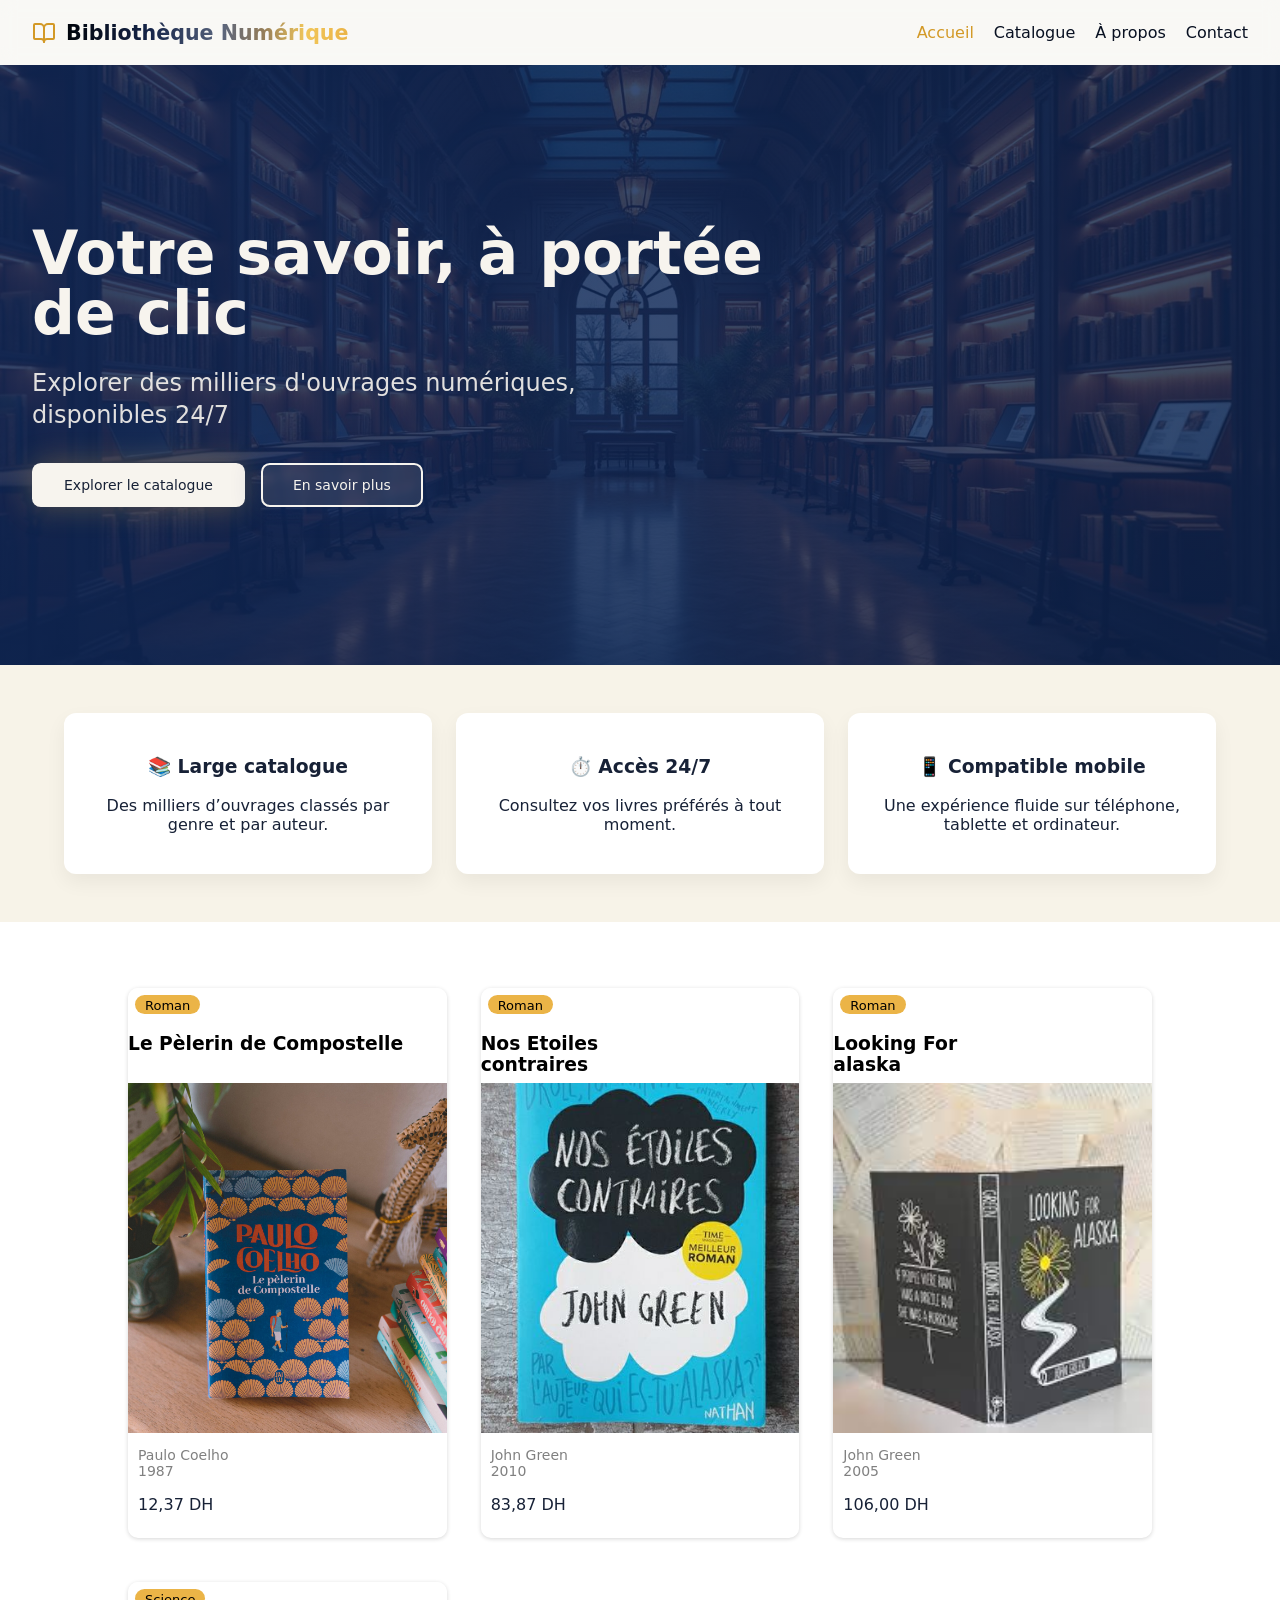
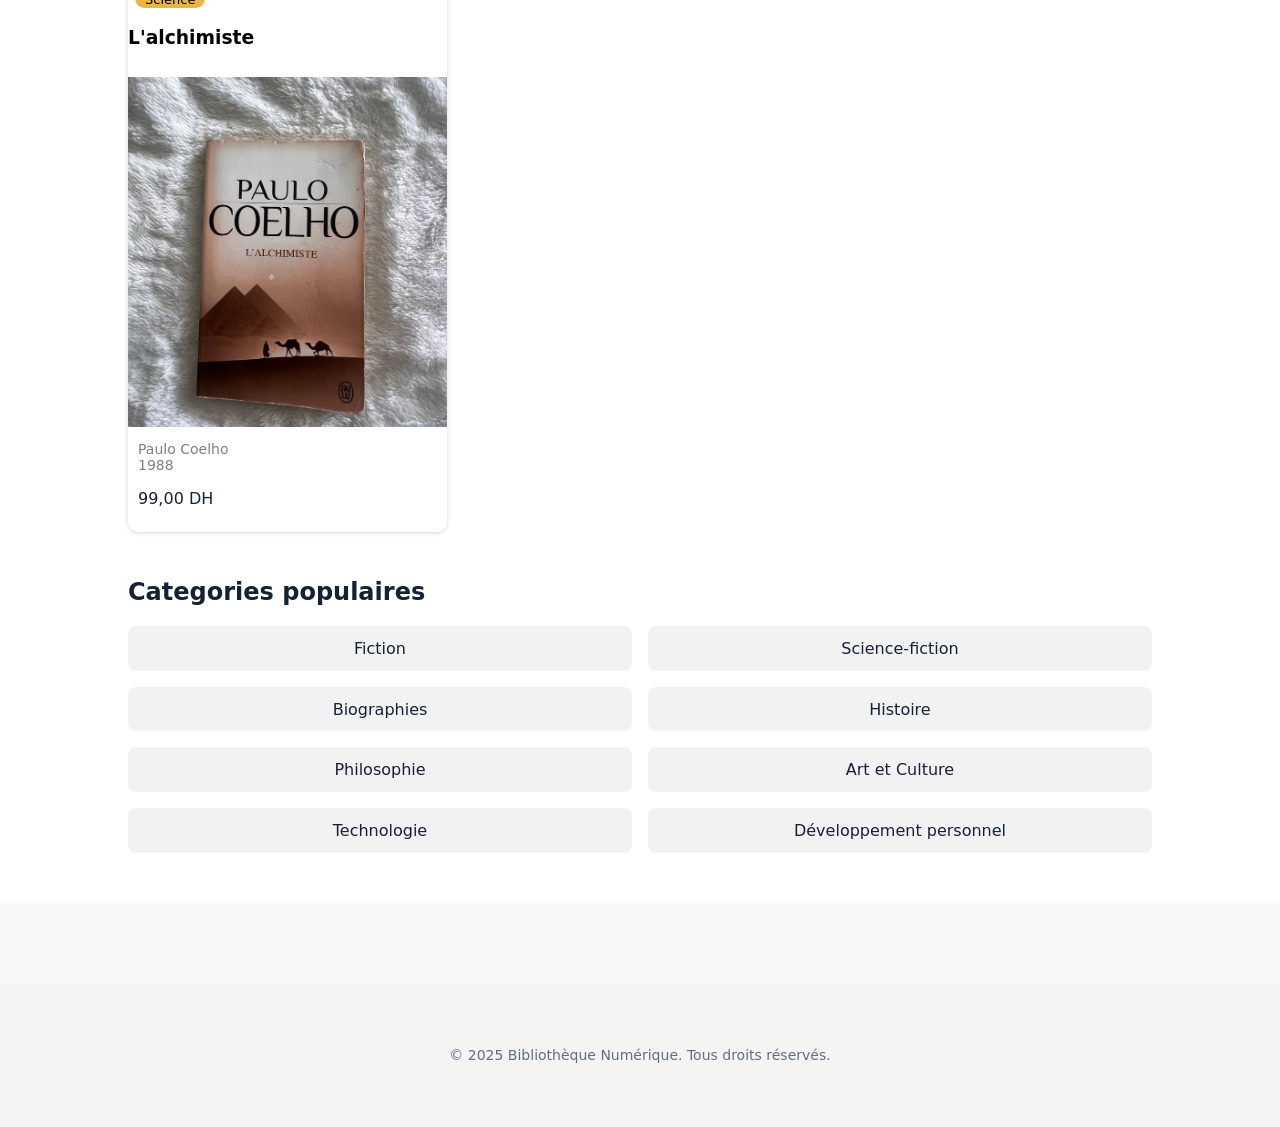
<file: PROJET-pour-le-groupe-/html/index.html>
<!DOCTYPE html>
<html lang="fr">

<head>
    <meta charset="UTF-8">
    <meta name="viewport" content="width=device-width, initial-scale=1.0">
    <title>Bibliothèque Numérique - Votre savoir à porter de clic</title>
    <link rel="icon" href="../images/livre-ouvert.png" type="image/x-icon">

    <!-- CSS GLOBAL -->
    <link rel="stylesheet" href="../css/styles.css">
    <!-- CSS LOCAL -->
    <link rel="stylesheet" href="../css/styles-accueil.css">
</head>


<body class="accueil">
    <!-- GLOBAL HEADER  -->
    <header>
        <a href="index.html" id="content_logo">
            <svg xmlns="http://www.w3.org/2000/svg" width="24" height="24" viewBox="0 0 24 24" fill="none"
                stroke="currentColor" stroke-width="2" stroke-linecap="round" stroke-linejoin="round" id="logo">
                <path d="M12 7v14"></path>
                <path
                    d="M3 18a1 1 0 0 1-1-1V4a1 1 0 0 1 1-1h5a4 4 0 0 1 4 4 4 4 0 0 1 4-4h5a1 1 0 0 1 1 1v13a1 1 0 0 1-1 1h-6a3 3 0 0 0-3 3 3 3 0 0 0-3-3z">
                </path>
            </svg>

            <h3 id="titre_logo">Bibliothèque Numérique</h3>
        </a>

        <nav id="content_lien_header">
            <a href="index.html" class="accueil_item">Accueil</a>
            <a href="catalogue.html" class="catalogue_item">Catalogue</a>
            <a href="apropos.html" class="apropos_item">À propos</a>
            <a href="contacts.html" class="contact_item">Contact</a>
        </nav>
    </header>

    <!-- INDEX SUB-HEADER -->
    <section class="sub_header_index">
        <div class="sub_header_background">
            <img src="../images/hero-library-THnKzBp8.jpg" alt="Bibliothèque numérique">
            <div></div>
        </div>

        <div class="sub_header_container">
            <h1>Votre savoir, à portée de clic</h1>
            <p>Explorer des milliers d'ouvrages numériques, disponibles 24/7</p>
            <div>
                <a href="catalogue.html" class="sub_header_button_catalogue">Explorer le catalogue</a>
                <a href="apropos.html" class="sub_header_button_apropos">En savoir plus</a>
            </div>
        </div>
    </section>

    <section class="avantages">
        <div class="avantage">
            <h3 class=>📚 Large catalogue</h3 class=>
            <p>Des milliers d’ouvrages classés par genre et par auteur.</p>
        </div>

        <div class="avantage">
            <h3>⏱ Accès 24/7</h3>
            <p>Consultez vos livres préférés à tout moment.</p>
        </div>

        <div class="avantage">
            <h3>📱 Compatible mobile</h3>
            <p>Une expérience fluide sur téléphone, tablette et ordinateur.</p>
        </div>
    </section>

    <!-- CONTENT  -->
    <main>
        <section id="liste_livre">
            <!-- Livre 1 -->
            <div class="item_livre">
                <div class="haut_item">
                    <div class="cont_type_livre"><a href="livres.html#livre1" class="type_livre">Roman</a></div>

                    <a href="livres.html#livre1" class="nom_livre">
                        <h3>Le Pèlerin de Compostelle</h3>
                    </a>
                </div>

                <div class="cont_img_livres">
                    <img src="../images/image-catalogue/paulo-coelho-pelerin-de-compostelle.jpg" alt=""
                        class="img_livres">
                </div>

                <div class="bas_item">
                    <p class="info_livre">Paulo Coelho <br>1987</p>

                    <P class="prix">12,37 DH</P>
                </div>
            </div>


            <div class="item_livre">
                <!-- Livre 2 -->
                <div class="haut_item">

                    <div class="cont_type_livre"><a href="livres.html#livre2" class="type_livre">Roman</a></div>

                    <a href="livres.html#livre2" class="nom_livre">
                        <H3>Nos Etoiles <br>contraires</h3>
                    </a>

                </div>

                <div class="cont_img_livres">
                    <img src="../images/image-catalogue/john green nos etoiles contraires.jpg" alt=""
                        class="img_livres">
                </div>

                <div class="bas_item">
                    <p class="info_livre">John Green <br>2010</p>

                    <P class="prix">83,87 DH</P>
                </div>

            </div>

            <div class="item_livre">
                <!-- Livre 3 -->
                <div class="haut_item">

                    <div class="cont_type_livre"><a href="livres.html#livre3" class="type_livre">Roman</a></div>

                    <a href="livres.html#livre3" class="nom_livre">
                        <h3>Looking For <br>alaska</h3>
                    </a>

                </div>

                <div class="cont_img_livres">
                    <img src="../images/image-catalogue/alaska john green.jpeg" alt="" class="img_livres">
                </div>

                <div class="bas_item">
                    <p class="info_livre">John Green <br>2005</p>

                    <P class="prix">106,00 DH</P>
                </div>
            </div>

            <div class="item_livre">
                <!-- Livre 4-->
                <div class="haut_item">

                    <div class="cont_type_livre"><a href="livres.html#livre7" class="type_livre">Science</a></div>
                    <a href="livres.html#livre7" class="nom_livre">
                        <h3 class=>L'alchimiste</h3 class=>
                    </a>

                </div>

                <div class="cont_img_livres">
                    <img src="../images/image-catalogue/paulo-coelho-l'alchimiste.jpg" alt="" class="img_livres">
                </div>

                <div class="bas_item">
                    <p class="info_livre">Paulo Coelho<br>1988</p>

                    <P class="prix">99,00 DH</P>
                </div>
            </div>
        </section>

        <section class="category">
            <h2>Categories populaires</h2>
            <ul>
                <li>Fiction</li>
                <li>Science-fiction</li>
                <li>Biographies</li>
                <li>Histoire</li>
                <li>Philosophie</li>
                <li>Art et Culture</li>
                <li>Technologie</li>
                <li>Développement personnel</li>
            </ul>
        </section>
    </main>

    <!-- GLOBAL FOOTER -->
    <footer>
        <p>&copy; 2025 Bibliothèque Numérique. Tous droits réservés.</p>
    </footer>

</body>

</html>
</file>
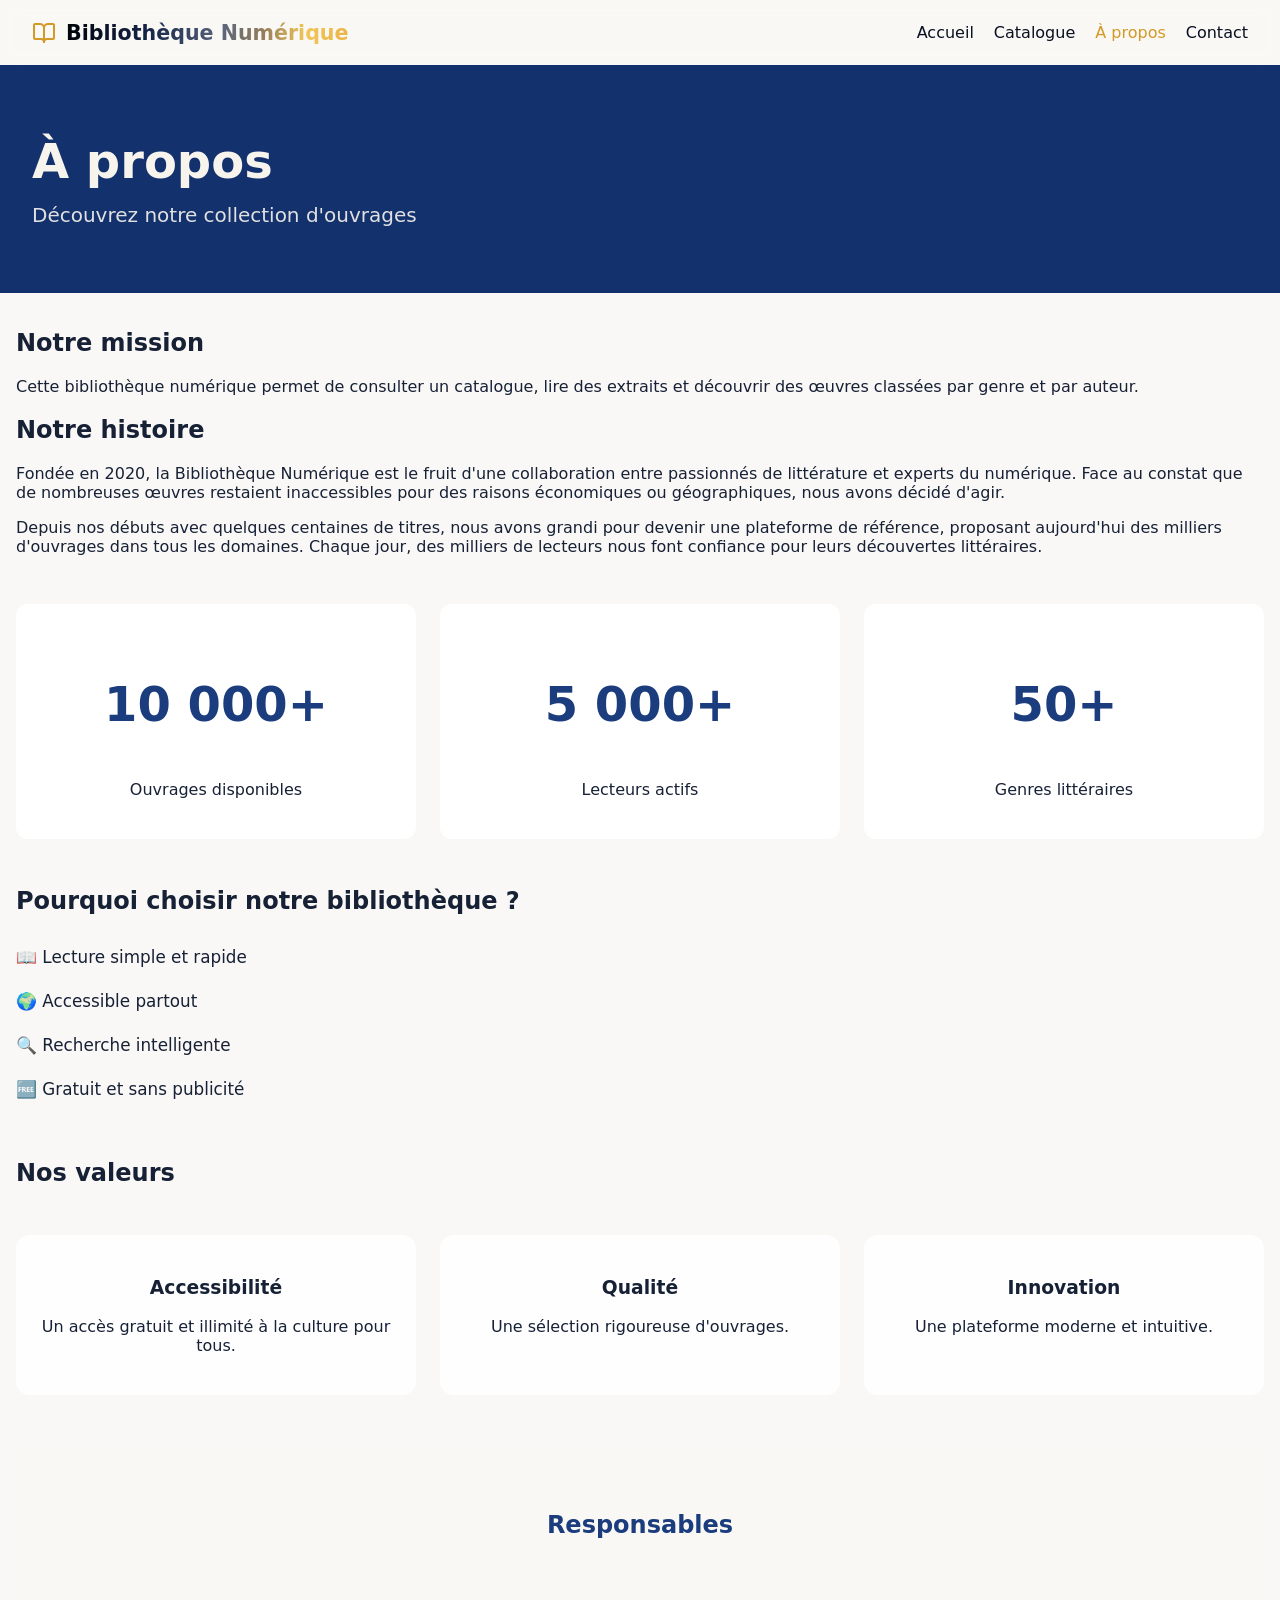
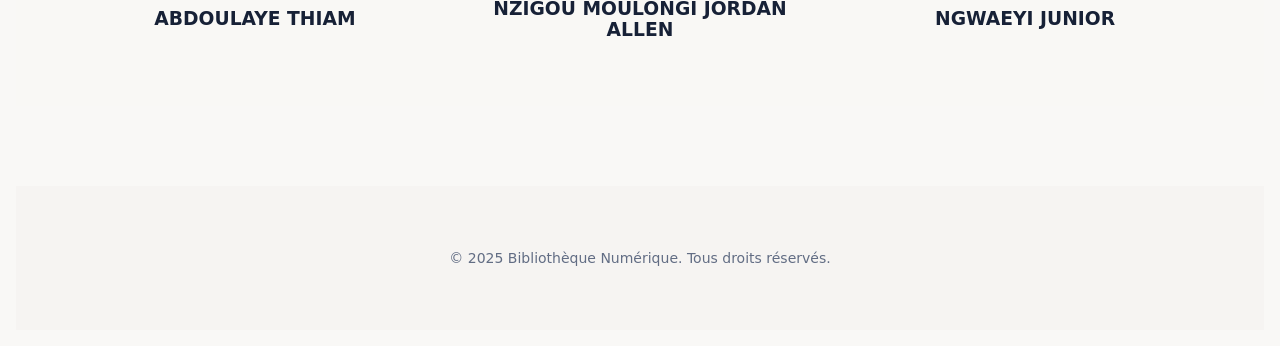
<file: PROJET-pour-le-groupe-/html/apropos.html>
<!doctype html>
<html lang="fr">

<head>
  <meta charset="utf-8" />
  <meta name="viewport" content="width=device-width,initial-scale=1" />
  <title>Bibliothèque Numérique - Votre savoir à porter de clic</title>
  <link rel="icon" href="../images/livre-ouvert.png" type="image/x-icon">

  <!-- CSS GLOBAL -->
  <link rel="stylesheet" href="../css/styles.css">
  <!-- CSS LOCAL -->
  <link rel="stylesheet" href="../css/style-apropos.css" />
</head>

<body class="apropos">
  <!-- GLOBAL HEADER  -->
  <header>
    <a href="index.html" id="content_logo">
      <svg xmlns="http://www.w3.org/2000/svg" width="24" height="24" viewBox="0 0 24 24" fill="none"
        stroke="currentColor" stroke-width="2" stroke-linecap="round" stroke-linejoin="round" id="logo">
        <path d="M12 7v14"></path>
        <path
          d="M3 18a1 1 0 0 1-1-1V4a1 1 0 0 1 1-1h5a4 4 0 0 1 4 4 4 4 0 0 1 4-4h5a1 1 0 0 1 1 1v13a1 1 0 0 1-1 1h-6a3 3 0 0 0-3 3 3 3 0 0 0-3-3z">
        </path>
      </svg>
      <h3 id="titre_logo">Bibliothèque Numérique</h3>
    </a>

    <nav id="content_lien_header">
      <a href="index.html" class="accueil_item">Accueil</a>
      <a href="catalogue.html" class="catalogue_item">Catalogue</a>
      <a href="apropos.html" class="apropos_item">À propos</a>
      <a href="contacts.html" class="contact_item">Contact</a>
    </nav>
  </header>

  <!-- GLOBAL SUB-HEADER -->
  <section class="sub_header">
    <div>
      <h1>À propos</h1>
      <p>Découvrez notre collection d'ouvrages</p>
    </div>
  </section>

  <!-- CONTENT -->
  <section class="container">
    <section class="Mission">
      <section class="titre_logo">
        <div class="title">
          <h2>Notre mission</h2>
        </div>
        <div class="paragraphe">
          <p>Cette bibliothèque numérique permet de consulter un catalogue, lire des extraits et découvrir des œuvres
            classées par genre et par auteur.</p>
        </div>
      </section>
      <section>

        <h2>
          Notre histoire
        </h2>
        <p>
          Fondée en 2020, la Bibliothèque Numérique est le fruit d'une collaboration entre passionnés de littérature et
          experts du numérique. Face au constat que de nombreuses œuvres restaient inaccessibles pour des raisons
          économiques ou géographiques, nous avons décidé d'agir.
        <div></div>
        <div></div>
        Depuis nos débuts avec quelques centaines de titres, nous avons grandi pour devenir une plateforme de référence,
        proposant aujourd'hui des milliers d'ouvrages dans tous les domaines. Chaque jour, des milliers de lecteurs nous
        font confiance pour leurs découvertes littéraires.
        </p>
      </section>

      <section class="stats">
        <div>
          <h3>10 000+</h3>
          <p>Ouvrages disponibles</p>
        </div>
        <div>
          <h3>5 000+</h3>
          <p>Lecteurs actifs</p>
        </div>
        <div>
          <h3>50+</h3>
          <p>Genres littéraires</p>
        </div>
      </section>


      <section class="why-us">
        <h2>Pourquoi choisir notre bibliothèque ?</h2>
        <ul>
          <li>📖 Lecture simple et rapide</li>
          <li>🌍 Accessible partout</li>
          <li>🔍 Recherche intelligente</li>
          <li>🆓 Gratuit et sans publicité</li>
        </ul>
      </section>
      <h2>Nos valeurs</h2>

      <section class="valeurs">
        <div>
          <h3>Accessibilité</h3>
          <p>Un accès gratuit et illimité à la culture pour tous.</p>
        </div>
        <div>
          <h3>Qualité</h3>
          <p>Une sélection rigoureuse d'ouvrages.</p>
        </div>
        <div>
          <h3>Innovation</h3>
          <p>Une plateforme moderne et intuitive.</p>
        </div>
      </section>

      <!-- </section> -->
      <section class="responsables">
        <h2>Responsables</h2>

        <div class="responsables_container">
          <div class="responsable">
            <h3>ABDOULAYE THIAM</h3>

          </div>

          <div class="responsable">
            <h3>NZIGOU MOULONGI JORDAN ALLEN</h3>

          </div>

          <div class="responsable">
            <h3>NGWAEYI JUNIOR</h3>

          </div>
        </div>
      </section>

    </section>

    <!-- GLOBAL FOOTER -->
    <footer>
      <p>&copy; 2025 Bibliothèque Numérique. Tous droits réservés.</p>
    </footer>
</body>

</html>
</file>
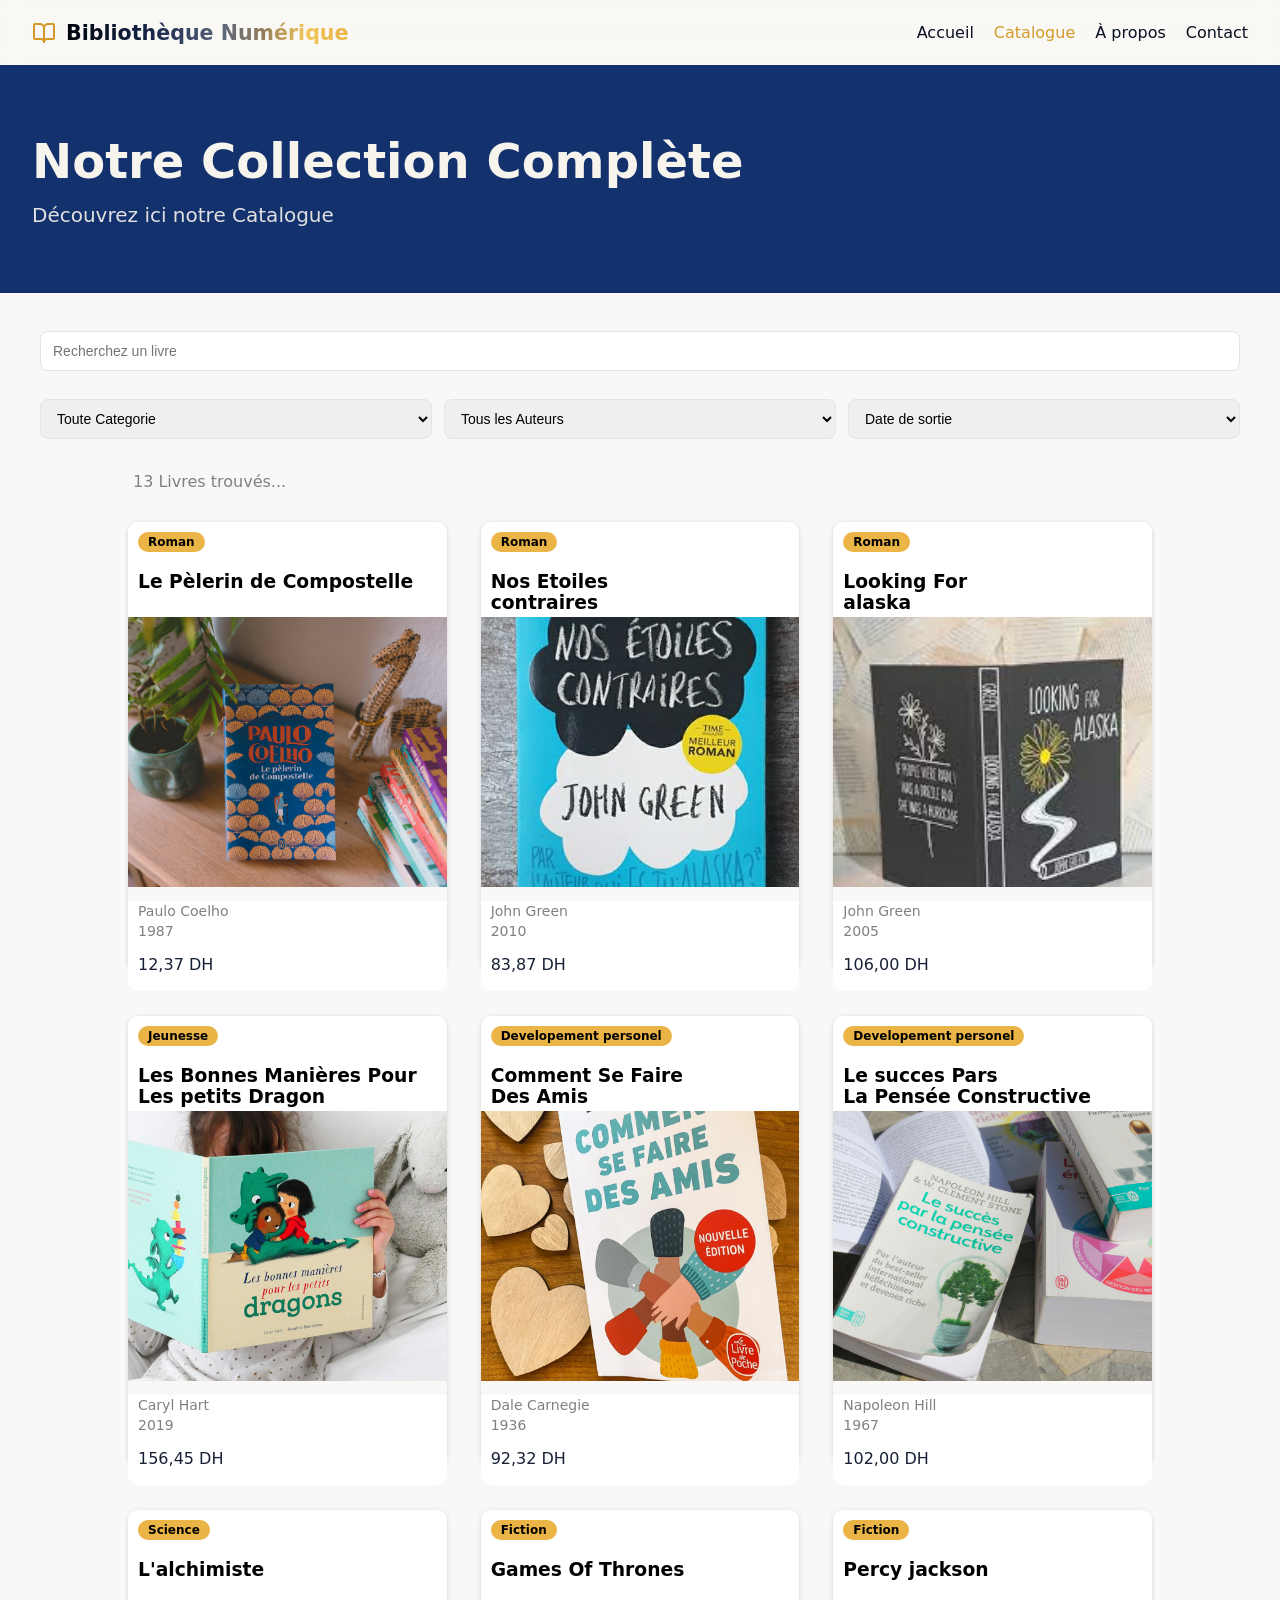
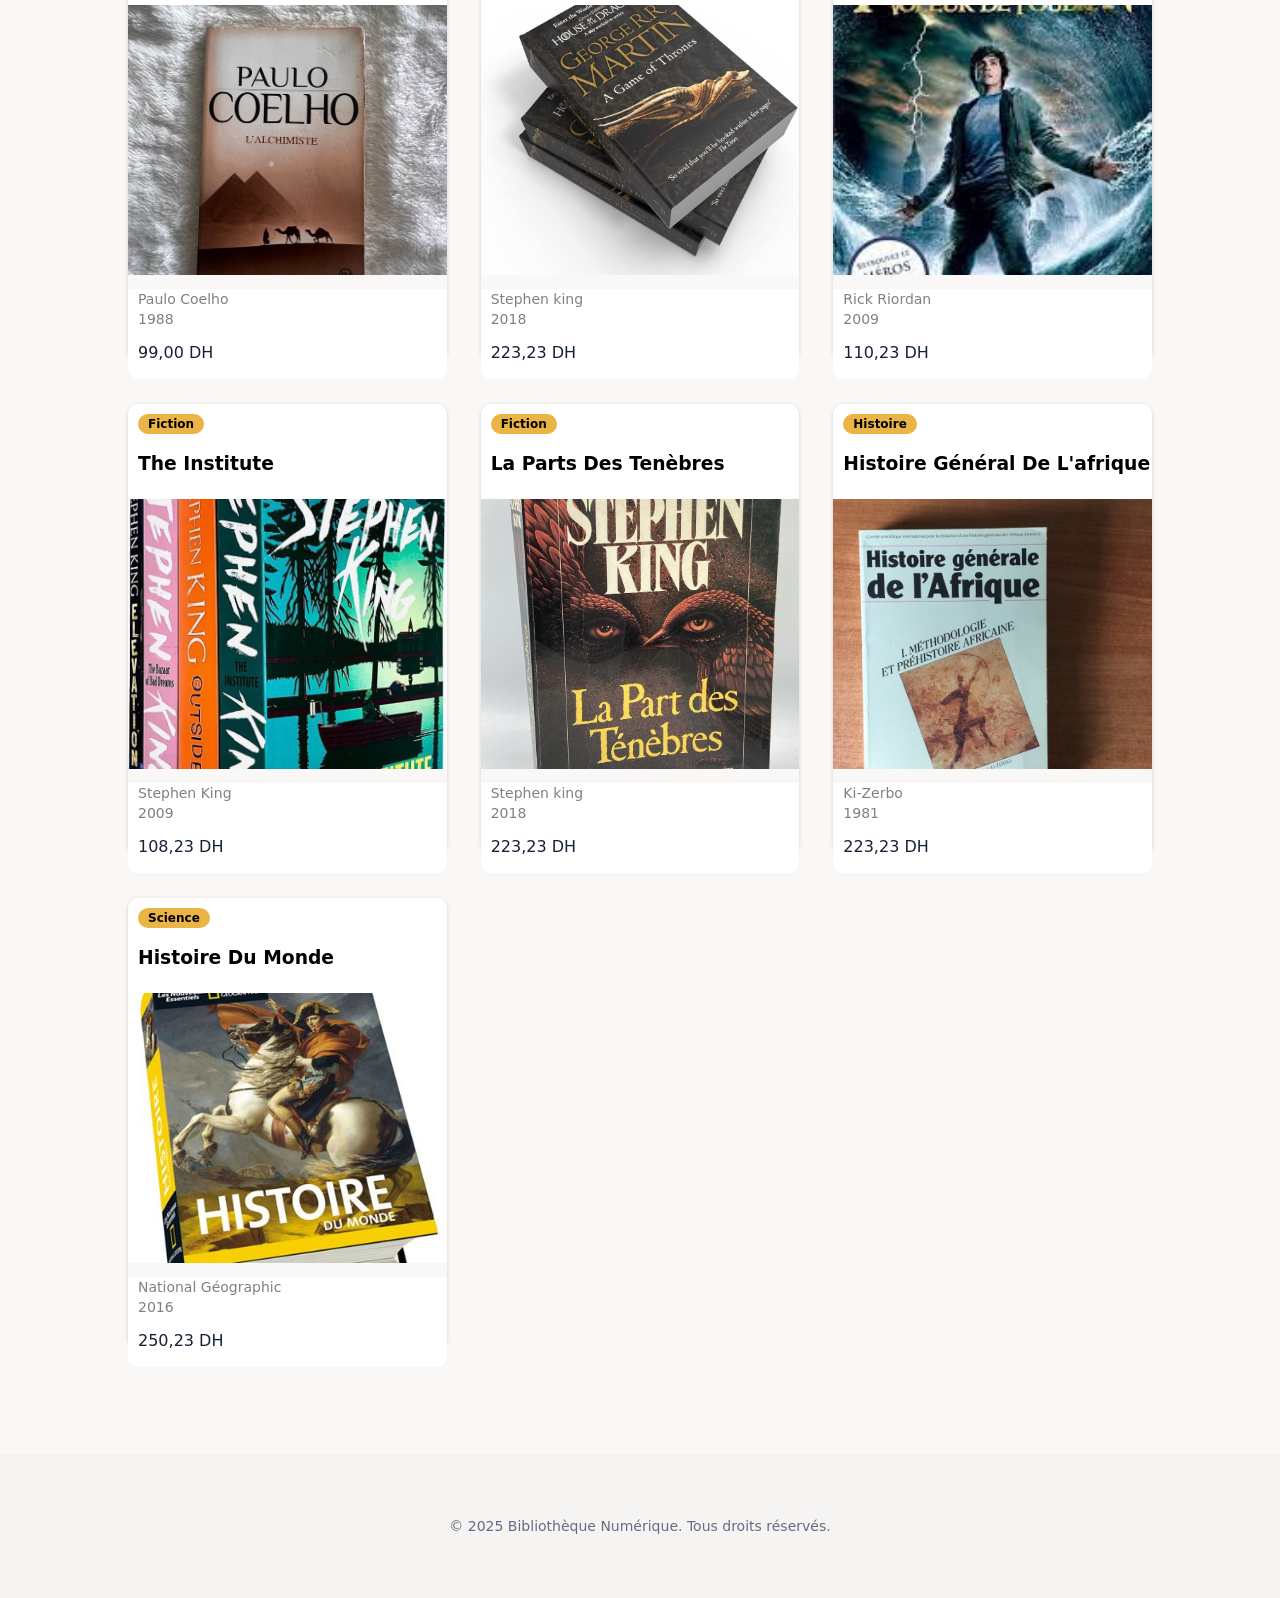
<file: PROJET-pour-le-groupe-/html/catalogue.html>
<!DOCTYPE html>
<html lang="fr">

<head>
    <meta charset="utf-8" />
    <meta name="viewport" content="width=device-width,initial-scale=1" />
    <title>Bibliothèque Numérique - Votre savoir à porter de clic</title>
    <link rel="icon" href="../images/livre-ouvert.png" type="image/x-icon">

    <!-- CSS GLOBAL -->
    <link rel="stylesheet" href="../css/styles.css">
    <!-- CSS LOCAL -->
    <link rel="stylesheet" href="../css/style-catalogue.css" />
</head>

<body class="catalogue">

    <header>
        <a href="index.html" id="content_logo">
            <!-- <img src="image apropos\livre-ouvert.png" alt="Logo Bibliothèque Numérique" id="logo"> -->
            <svg xmlns="http://www.w3.org/2000/svg" width="24" height="24" viewBox="0 0 24 24" fill="none"
                stroke="currentColor" stroke-width="2" stroke-linecap="round" stroke-linejoin="round" id="logo">
                <path d="M12 7v14"></path>
                <path
                    d="M3 18a1 1 0 0 1-1-1V4a1 1 0 0 1 1-1h5a4 4 0 0 1 4 4 4 4 0 0 1 4-4h5a1 1 0 0 1 1 1v13a1 1 0 0 1-1 1h-6a3 3 0 0 0-3 3 3 3 0 0 0-3-3z">
                </path>
            </svg>
            <h3 id="titre_logo">Bibliothèque Numérique</h3>
        </a>

        <nav id="content_lien_header">
            <a href="index.html" class="accueil_item">Accueil</a>
            <a href="catalogue.html" class="catalogue_item">Catalogue</a>
            <a href="apropos.html" class="apropos_item">À propos</a>
            <a href="contacts.html" class="contact_item">Contact</a>
        </nav>
    </header>

    <section class="sub_header">
        <div>
            <h1>Notre Collection Complète</H1>
            <p>Découvrez ici notre Catalogue</p>
        </div>
    </section>

    <section id="zone_filtre">
        <input type="search" id="bar_search" placeholder="Recherchez un livre">
        <div id="cont_select">

            <select name="Categories" id="categories" class="select">
                <option value="">Toute Categorie</option>
                <option value="">Roman</option>
                <option value="">Histoire</option>
                <option value="">Science</option>
                <option value="">Jeunesse</option>
                <option value="">Fiction</option>
                <option value="">Developement personel</option>
            </select>

            <select name="Auteurs" id="auteurs" class="select">
                <option value="">Tous les Auteurs</option>
                <option value="">J.K. Rowling</option>
                <option value="">Rick Riordan</option>
                <option value="">Antoine de Saint-Exupéry</option>
                <option value="">Paulo Coelho</option>
                <option value="">Napoleon Hill</option>
                <option value="">Dale Carnegie</option>
                <option value="">George R. R. Martin</option>
                <option value="">Stephen King</option>
                <option value="">ohn Green</option>
                <option value="">Marc Levy</option>
            </select>

            <select name="" class="select">
                <option>Date de sortie</option>
                <option>1998</option>
                <option>1999</option>
                <option>2000</option>
                <option>2001</option>
                <option>2002</option>
                <option>2003</option>
                <option>2004</option>
                <option>2005</option>
                <option>2006</option>
                <option>2007</option>
                <option>2008</option>
                <option>2009</option>
                <option>2010</option>
                <option>2011</option>
                <option>2012</option>
                <option>2013</option>
                <option>2014</option>
                <option>2015</option>
                <option>2016</option>
                <option>2017</option>
                <option>2018</option>
                <option>2019</option>
                <option>2020</option>
                <option>2021</option>
                <option>2022</option>
                <option>2023</option>
                <option>2024</option>
                <option>2025</option>
            </select>
        </div>
    </section>

    <p class="paragraph">13 Livres trouvés...</p>

    <section id="liste_livre">
        <!-- Livre 1 -->
        <div class="item_livre">

            <div class="haut_item">

                <div class="cont_type_livre"><a href="livres.html#livre1" class="type_livre">Roman</a></div>

                <a href="livres.html#livre1" class="nom_livre">
                    <h3>Le Pèlerin de Compostelle</h3>
                </a>
            </div>

            <div class="cont_img_livres">
                <img src="../images/image-catalogue/paulo-coelho-pelerin-de-compostelle.jpg" alt="" class="img_livres">
            </div>

            <div class="bas_item">
                <p class="info_livre">Paulo Coelho <br>1987</p>

                <P class="prix">12,37 DH</P>
            </div>

        </div>


        <div class="item_livre">
            <!-- Livre 2 -->
            <div class="haut_item">

                <div class="cont_type_livre"><a href="livres.html#livre2" class="type_livre">Roman</a></div>

                <a href="livres.html#livre2" class="nom_livre">
                    <H3>Nos Etoiles <br>contraires</h3>
                </a>

            </div>

            <div class="cont_img_livres">
                <img src="../images/image-catalogue/john green nos etoiles contraires.jpg" alt="" class="img_livres">
            </div>

            <div class="bas_item">
                <p class="info_livre">John Green <br>2010</p>

                <P class="prix">83,87 DH</P>
            </div>

        </div>

        <div class="item_livre">
            <!-- Livre 3 -->
            <div class="haut_item">

                <div class="cont_type_livre"><a href="livres.html#livre3" class="type_livre">Roman</a></div>

                <a href="livres.html#livre3" class="nom_livre">
                    <h3>Looking For <br>alaska</h3>
                </a>

            </div>

            <div class="cont_img_livres">
                <img src="../images/image-catalogue/alaska john green.jpeg" alt="" class="img_livres">
            </div>

            <div class="bas_item">
                <p class="info_livre">John Green <br>2005</p>

                <P class="prix">106,00 DH</P>
            </div>

        </div>

        <div class="item_livre">
            <!-- Livre 4 -->
            <div class="haut_item">

                <div class="cont_type_livre"><a href="livres.html#livre4" class="type_livre">Jeunesse</a></div>

                <a href="livres.html#livre4" class="nom_livre">
                    <h3>Les Bonnes Manières Pour Les petits Dragon</h3>
                </a>

            </div>

            <div class="cont_img_livres">
                <img src="../images/image-catalogue/jeunesse.jpg" alt="" class="img_livres">
            </div>

            <div class="bas_item">
                <p class="info_livre">Caryl Hart <br>2019</p>

                <P class="prix">156,45 DH</P>
            </div>

        </div>

        <div class="item_livre">
            <!-- livre5 -->
            <div class="haut_item">

                <div class="cont_type_livre"><a href="livres.html#livre5" class="type_livre">Developement personel</a>
                </div>

                <a href="livres.html#livre5" class="nom_livre">
                    <H3>Comment Se Faire <br> Des Amis</H3>
                </a>

            </div>

            <div class="cont_img_livres">
                <img src="../images/image-catalogue/dale carnegie ce faire des amis.webp" alt="" class="img_livres">
            </div>

            <div class="bas_item">
                <p class="info_livre">Dale Carnegie <br>1936</p>

                <P class="prix">92,32 DH</P>
            </div>

        </div>

        <div class="item_livre">
            <!-- Livre 6 -->
            <div class="haut_item">

                <div class="cont_type_livre"><a href="livres.html#livre6" class="type_livre">Developement personel</a>
                </div>
                <a href="livres.html#livre6" class="nom_livre">
                    <h3>Le succes Pars <br> La Pensée Constructive</h3>
                </a>

            </div>

            <div class="cont_img_livres">
                <img src="../images/image-catalogue/napoleon-hill-le succes-pars-la-pensée.jpg" alt=""
                    class="img_livres">
            </div>

            <div class="bas_item">
                <p class="info_livre">Napoleon Hill <br>1967</p>

                <P class="prix">102,00 DH</P>
            </div>

        </div>

        <div class="item_livre">
            <!-- Livre 7 -->
            <div class="haut_item">

                <div class="cont_type_livre"><a href="livres.html#livre7" class="type_livre">Science</a></div>
                <a href="livres.html#livre7" class="nom_livre">
                    <h3>L'alchimiste</h3>
                </a>

            </div>

            <div class="cont_img_livres">
                <img src="../images/image-catalogue/paulo-coelho-l'alchimiste.jpg" alt="" class="img_livres">
            </div>

            <div class="bas_item">
                <p class="info_livre">Paulo Coelho<br>1988</p>

                <P class="prix">99,00 DH</P>
            </div>

        </div>

        <div class="item_livre">
            <!-- Livre 8 -->
            <div class="haut_item">

                <div class="cont_type_livre"><a href="livres.html#livre8" class="type_livre">Fiction</a></div>
                <a href="livres.html#livre8" class="nom_livre">
                    <h3>Games Of Thrones</h3>
                </a>

            </div>

            <div class="cont_img_livres">
                <img src="../images/image-catalogue/george RR martin.jpg" alt="" class="img_livres">
            </div>

            <div class="bas_item">
                <p class="info_livre">Stephen king <br>2018</p>

                <P class="prix">223,23 DH</P>
            </div>

        </div>

        <div class="item_livre">
            <!-- Livre 9 -->
            <div class="haut_item">

                <div class="cont_type_livre"><a href="livres.html#livre9" class="type_livre">Fiction</a></div>
                <a href="livres.html#livre9" class="nom_livre">
                    <h3>Percy jackson</h3>
                </a>

            </div>

            <div class="cont_img_livres">
                <img src="../images/image-catalogue/percy jackson.jpeg" alt="" class="img_livres">
            </div>

            <div class="bas_item">
                <p class="info_livre">Rick Riordan <br>2009</p>

                <P class="prix">110,23 DH</P>
            </div>

        </div>

        <div class="item_livre">
            <!-- Livre 10 -->
            <div class="haut_item">

                <div class="cont_type_livre"><a href="livres.html#livre10" class="type_livre">Fiction</a></div>
                <a href="livres.html#livre10" class="nom_livre">
                    <h3>The Institute</h3>
                </a>

            </div>

            <div class="cont_img_livres">
                <img src="../images/image-catalogue/stephen king 1.jpg" alt="" class="img_livres">
            </div>

            <div class="bas_item">
                <p class="info_livre">Stephen King<br>2009</p>

                <P class="prix">108,23 DH</P>
            </div>

        </div>

        <div class="item_livre"> <!-- Livre 11 -->

            <div class="haut_item">

                <div class="cont_type_livre"><a href="livres.html#livre11" class="type_livre">Fiction</a></div>
                <a href="livres.html#livre11" class="nom_livre">
                    <h3>La Parts Des Tenèbres</h3>
                </a>

            </div>

            <div class="cont_img_livres">
                <img src="../images/image-catalogue/stephen king 2.webp" alt="" class="img_livres">
            </div>

            <div class="bas_item">
                <p class="info_livre">Stephen king <br>2018</p>

                <P class="prix">223,23 DH</P>
            </div>

        </div>

        <div class="item_livre">
            <!-- Livre 12 -->
            <div class="haut_item">

                <div class="cont_type_livre"><a href="livres.html#livre12" class="type_livre">Histoire</a></div>
                <a href="livres.html#livre12" class="nom_livre">
                    <H3>Histoire Général De L'afrique</H3>
                </a>

            </div>

            <div class="cont_img_livres">
                <img src="../images/image-catalogue/afrique.jpg" alt="" class="img_livres">
            </div>

            <div class="bas_item">
                <p class="info_livre">Ki-Zerbo <br>1981</p>

                <P class="prix">223,23 DH</P>
            </div>

        </div>


        <div class="item_livre">
            <!-- Livre 13 -->
            <div class="haut_item">

                <div class="cont_type_livre"><a href="livres.html#livre13" class="type_livre">Science</a></div>
                <a href="livres.html#livre13" class="nom_livre">
                    <H3>Histoire Du Monde</H3>
                </a>

            </div>

            <div class="cont_img_livres">
                <img src="../images/image-catalogue/Histoire-du-monde.jpg" alt="" class="img_livres">
            </div>

            <div class="bas_item">
                <p class="info_livre">National Géographic <br>2016</p>

                <P class="prix">250,23 DH</P>
            </div>

        </div>
    </section>

    <!-- GLOBAL FOOTER -->
    <footer>
        <p>&copy; 2025 Bibliothèque Numérique. Tous droits réservés.</p>
    </footer>
</body>

</html>
</file>
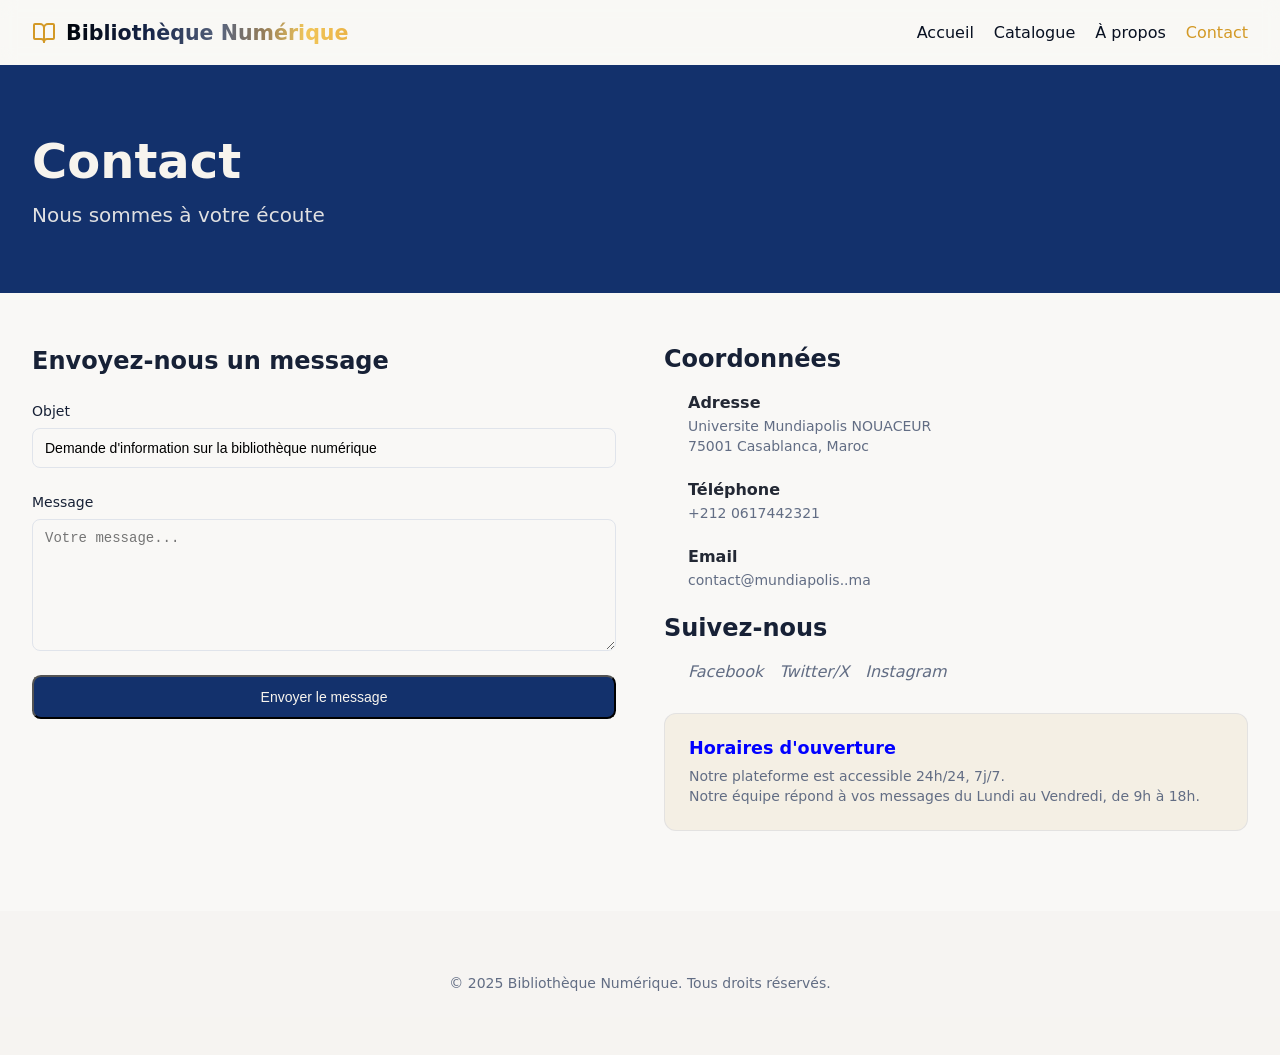
<file: PROJET-pour-le-groupe-/html/contacts.html>
<!doctype html>
<html lang="fr">

<head>
  <meta charset="utf-8" />
  <meta name="viewport" content="width=device-width,initial-scale=1" />
  <title>Bibliothèque Numérique - Votre savoir à porter de clic</title>
  <link rel="icon" href="../images/livre-ouvert.png" type="image/x-icon">

  <!-- CSS GLOBAL -->
  <link rel="stylesheet" href="../css/styles.css">
  <!-- CSS LOCAL -->
  <link rel="stylesheet" href="../css/style-contact.css" />
</head>

<body class="contact">
  <!-- GLOBAL HEADER  -->
  <header>
    <a href="index.html" id="content_logo">
      <svg xmlns="http://www.w3.org/2000/svg" width="24" height="24" viewBox="0 0 24 24" fill="none"
        stroke="currentColor" stroke-width="2" stroke-linecap="round" stroke-linejoin="round" id="logo">
        <path d="M12 7v14"></path>
        <path
          d="M3 18a1 1 0 0 1-1-1V4a1 1 0 0 1 1-1h5a4 4 0 0 1 4 4 4 4 0 0 1 4-4h5a1 1 0 0 1 1 1v13a1 1 0 0 1-1 1h-6a3 3 0 0 0-3 3 3 3 0 0 0-3-3z">
        </path>
      </svg>

      <h3 id="titre_logo">Bibliothèque Numérique</h3>
    </a>

    <nav id="content_lien_header">
      <a href="index.html" class="accueil_item">Accueil</a>
      <a href="catalogue.html" class="catalogue_item">Catalogue</a>
      <a href="apropos.html" class="apropos_item">À propos</a>
      <a href="contacts.html" class="contact_item">Contact</a>
    </nav>
  </header>

  <!-- GLOBAL SUB-HEADER -->
  <section class="sub_header">
    <div>
      <h1>Contact</h1>
      <p>Nous sommes à votre écoute</p>
    </div>
  </section>

  <section class="container">
    <div class="container_content">
      <div class="container_form">
        <h2>Envoyez-nous un message</h2>
        <form action="mailto:contact@bibliotheque-numerique.ma" method="get">
          <div>
            <label for="subject">Objet</label>
            <input id="subject" name="subject" type="text" required placeholder="L'object de votre message"
              value="Demande d'information sur la bibliothèque numérique">
          </div>

          <div>
            <label for="body">Message</label>
            <textarea id="body" name="body" required placeholder="Votre message..." rows="6"></textarea>
          </div>

          <button type="submit">
            Envoyer le message
          </button>
        </form>
      </div>

      <div class="container_info">
        <div>
          <h2>Coordonnées</h2>
          <div>
            <div class="container_info_items">
              <h3>Adresse</h3>
              <p>
                Universite Mundiapolis NOUACEUR
                <br>
                75001 Casablanca, Maroc
              </p>
            </div>

            <div class="container_info_items">
              <h3>Téléphone</h3>
              <p>
                +212 0617442321
              </p>
            </div>

            <div class="container_info_items">
              <h3>Email</h3>
              <p>
                contact@mundiapolis..ma
              </p>
            </div>
          </div>
        </div>

        <div>
          <h2>Suivez-nous</h2>
          <div class="container_info_social">
            <a class="Facebook" href="#">Facebook</a>
            <a class="Twitter" href="#">Twitter/X</a>
            <a class="Instagram" href="#">Instagram</a>
          </div>
        </div>

        <div class="container_info_horaires">
          <h3>Horaires d'ouverture</h3>
          <p>
            Notre plateforme est accessible 24h/24, 7j/7.
            <br>
            Notre équipe répond à vos messages du Lundi au Vendredi, de 9h à 18h.
          </p>
        </div>
      </div>
    </div>
  </section>

  <!-- GLOBAL FOOTER -->
  <footer>
    <p>&copy; 2025 Bibliothèque Numérique. Tous droits réservés.</p>
  </footer>

</body>

</html>
</file>
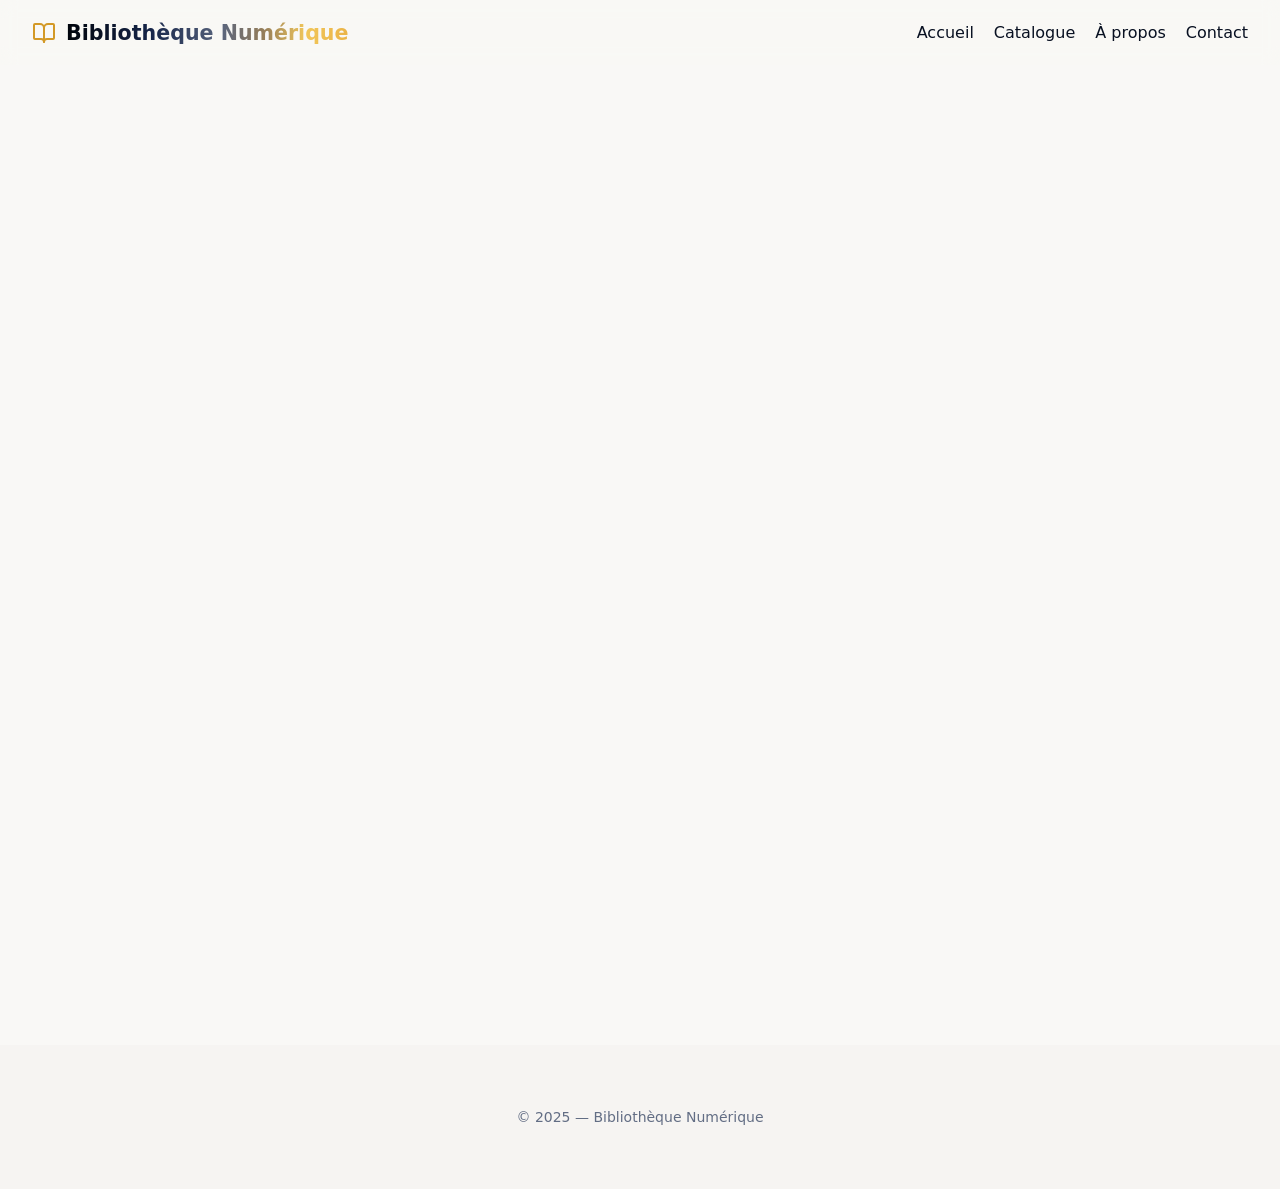
<file: PROJET-pour-le-groupe-/html/livres.html>
<!doctype html>
<html lang="fr">

<head>
  <meta charset="UTF-8">
  <meta name="viewport" content="width=device-width, initial-scale=1.0">
  <title>Bibliothèque Numérique - Votre savoir à porter de clic</title>
  <link rel="icon" href="../images/livre-ouvert.png" type="image/x-icon">

  <!-- CSS GLOBAL -->
  <link rel="stylesheet" href="../css/styles.css">
  <!-- CSS LOCAL -->
  <link rel="stylesheet" href="../css/style-livre.css">
</head>

<body>
  <div class="container">

    <header>
      <a href="index.html" id="content_logo">
        <svg xmlns="http://www.w3.org/2000/svg" width="24" height="24" viewBox="0 0 24 24" fill="none"
          stroke="currentColor" stroke-width="2" stroke-linecap="round" stroke-linejoin="round" id="logo">
          <path d="M12 7v14"></path>
          <path
            d="M3 18a1 1 0 0 1-1-1V4a1 1 0 0 1 1-1h5a4 4 0 0 1 4 4 4 4 0 0 1 4-4h5a1 1 0 0 1 1 1v13a1 1 0 0 1-1 1h-6a3 3 0 0 0-3 3 3 3 0 0 0-3-3z">
          </path>
        </svg>

        <h3 id="titre_logo">Bibliothèque Numérique</h3>
      </a>

      <nav id="content_lien_header">
        <a href="index.html" class="accueil_item">Accueil</a>
        <a href="catalogue.html" class="catalogue_item">Catalogue</a>
        <a href="apropos.html" class="apropos_item">À propos</a>
        <a href="contacts.html" class="contact_item">Contact</a>
      </nav>
    </header>

    <main>
      <section class="content" id="livre1">
        <section class="section_info_livre">

          <section class="sous_section_1">
            <div class="cont_image_livre">
              <img src="../images/image-catalogue/paulo-coelho-pelerin-de-compostelle.jpg" alt="" class="img_livre">
            </div>

            <div class="info_livre">
              <div class="titre">
                <H3>Le Pelerin De Compostelle</H3>
              </div>

              <div class="auteur">
                <h4> Paulo Coelho</h4>
              </div>

              <div class="année">
                <H5>1987</H5>
              </div>

              <div class="categorie">
                <H5>Roman</H5>
              </div>

              <div class="prix">
                12,37 DH
              </div>

            </div>
          </section>

          <section class="sous_section_2">
            <div class="description">
              <strong>Description <br></strong>
              <p>Le Pèlerin de Compostelle de Paulo Coelho raconte son voyage sur le chemin de Saint-Jacques, un
                pèlerinage physique et spirituel où chaque épreuve devient une leçon de vie et de connaissance de soi.
              </p>
            </div>


          </section>

        </section>

        <section id="autre_livre">
          <H2>Autre Livres</H2>
          <section class="scroll_autre_livre">

            <div class="livre_propose">
              <img src="../images/image-catalogue/dale carnegie ce faire des amis.webp" alt=""
                class="img_livre_propose">
            </div>

            <div class="livre_propose">
              <img src="../images/image-catalogue/napoleon-hill-le succes-pars-la-pensée.jpg" alt=""
                class="img_livre_propose">
            </div>

            <div class="livre_propose">
              <img src="../images/image-catalogue/paulo-coelho-l'alchimiste.jpg" alt="" class="img_livre_propose">
            </div>

            <div class="livre_propose">
              <img src="../images/image-catalogue/george RR martin.jpg" alt="" class="img_livre_propose">
            </div>

            <div class="livre_propose">
              <img src="../images/image-catalogue/percy jackson.jpeg" alt="" class="img_livre_propose">
            </div>

            <div class="livre_propose">
              <img src="../images/image-catalogue/stephen king 1.jpg" alt="" class="img_livre_propose">
            </div>

          </section>



        </section>
      </section>

      <section class="content" id="livre2">
        <section class="section_info_livre">

          <section class="sous_section_1">
            <div class="cont_image_livre">
              <img src="../images/image-catalogue/john green nos etoiles contraires.jpg" alt="" class="img_livre">
            </div>

            <div class="info_livre">
              <div class="titre">
                <H3>Nos Etoiles Contraire</H3>
              </div>

              <div class="auteur">
                <h4>Joh Green</h4>
              </div>

              <div class="année">
                <H5>2010</H5>
              </div>

              <div class="categorie">
                <H5>Roman</H5>
              </div>

              <div class="prix">
                83,87 DH
              </div>

            </div>
          </section>

          <section class="sous_section_2">
            <div class="description">
              <strong>Description <br></strong>
              <p>Nos étoiles contraires de John Green raconte l’histoire de deux adolescents atteints d’un cancer qui
                tombent amoureux et apprennent à vivre intensément malgré la maladie.
              </p>
            </div>


          </section>

        </section>



        <section id="autre_livre">
          <H2>Autre Livres</H2>
          <section class="scroll_autre_livre">

            <div class="livre_propose">
              <img src="../images/image-catalogue/dale carnegie ce faire des amis.webp" alt=""
                class="img_livre_propose">
            </div>

            <div class="livre_propose">
              <img src="../images/image-catalogue/napoleon-hill-le succes-pars-la-pensée.jpg" alt=""
                class="img_livre_propose">
            </div>

            <div class="livre_propose">
              <img src="../images/image-catalogue/paulo-coelho-l'alchimiste.jpg" alt="" class="img_livre_propose">
            </div>

            <div class="livre_propose">
              <img src="../images/image-catalogue/george RR martin.jpg" alt="" class="img_livre_propose">
            </div>

            <div class="livre_propose">
              <img src="../images/image-catalogue/percy jackson.jpeg" alt="" class="img_livre_propose">
            </div>

            <div class="livre_propose">
              <img src="../images/image-catalogue/stephen king 1.jpg" alt="" class="img_livre_propose">
            </div>

          </section>



        </section>


      </section>

      <section class="content" id="livre3">
        <section class="section_info_livre">

          <section class="sous_section_1">
            <div class="cont_image_livre">
              <img src="../images/image-catalogue/alaska john green.jpeg" alt="" class="img_livre">
            </div>

            <div class="info_livre">
              <div class="titre">
                <H3>Looking For Alaska</H3>
              </div>

              <div class="auteur">
                <h4>Joh Green</h4>
              </div>

              <div class="année">
                <H5>2005</H5>
              </div>

              <div class="categorie">
                <H5>Roman</H5>
              </div>

              <div class="prix">
                106,00 DH
              </div>

            </div>
          </section>

          <section class="sous_section_2">
            <div class="description">
              <strong>Description <br></strong>
              <p>Looking for Alaska de John Green parle de Miles qui part dans un internat et se lie d’amitié avec
                Alaska, une fille mystérieuse et rebelle. Le roman parle d’amitié, d’amour et de la façon dont les ados
                font face à la perte et au sens de la vie.
              </p>
            </div>
          </section>

        </section>



        <section id="autre_livre">
          <h2>Autre Livres</h2>
          <section class="scroll_autre_livre">

            <div class="livre_propose">
              <img src="../images/image-catalogue/dale carnegie ce faire des amis.webp" alt=""
                class="img_livre_propose">
            </div>

            <div class="livre_propose">
              <img src="../images/image-catalogue/napoleon-hill-le succes-pars-la-pensée.jpg" alt=""
                class="img_livre_propose">
            </div>

            <div class="livre_propose">
              <img src="../images/image-catalogue/paulo-coelho-l'alchimiste.jpg" alt="" class="img_livre_propose">
            </div>

            <div class="livre_propose">
              <img src="../images/image-catalogue/george RR martin.jpg" alt="" class="img_livre_propose">
            </div>

            <div class="livre_propose">
              <img src="../images/image-catalogue/percy jackson.jpeg" alt="" class="img_livre_propose">
            </div>

            <div class="livre_propose">
              <img src="../images/image-catalogue/stephen king 1.jpg" alt="" class="img_livre_propose">
            </div>
          </section>
        </section>
      </section>

      <section class="content" id="livre4">
        <section class="section_info_livre">

          <section class="sous_section_1">
            <div class="cont_image_livre">
              <img src="../images/image-catalogue/jeunesse.jpg" alt="" class="img_livre">
            </div>

            <div class="info_livre">
              <div class="titre">
                <H3>Les Bonnes Manière Pour Les petits Garçon</H3>
              </div>

              <div class="auteur">
                <h4>Caryl Hart</h4>
              </div>

              <div class="année">
                <H5>2019</H5>
              </div>

              <div class="categorie">
                <H5>Jeunèsse</H5>
              </div>

              <div class="prix">
                156,45 DH
              </div>

            </div>
          </section>

          <section class="sous_section_2">
            <div class="description">
              <strong>Description <br></strong>
              <p>Un petit dragon apprend, à travers des situations amusantes, à être poli : dire merci, s’excuser et
                respecter les autres. Une histoire douce et ludique pour apprendre les bonnes manières aux enfants.</p>
            </div>


          </section>

        </section>



        <section id="autre_livre">
          <H2>Autre Livres</H2>
          <section class="scroll_autre_livre">

            <div class="livre_propose">
              <img src="../images/image-catalogue/dale carnegie ce faire des amis.webp" alt=""
                class="img_livre_propose">
            </div>

            <div class="livre_propose">
              <img src="../images/image-catalogue/napoleon-hill-le succes-pars-la-pensée.jpg" alt=""
                class="img_livre_propose">
            </div>

            <div class="livre_propose">
              <img src="../images/image-catalogue/paulo-coelho-l'alchimiste.jpg" alt="" class="img_livre_propose">
            </div>

            <div class="livre_propose">
              <img src="../images/image-catalogue/george RR martin.jpg" alt="" class="img_livre_propose">
            </div>

            <div class="livre_propose">
              <img src="../images/image-catalogue/percy jackson.jpeg" alt="" class="img_livre_propose">
            </div>

            <div class="livre_propose">
              <img src="../images/image-catalogue/stephen king 1.jpg" alt="" class="img_livre_propose">
            </div>

          </section>



        </section>


      </section>

      <section class="content" id="livre5">
        <section class="section_info_livre">

          <section class="sous_section_1">
            <div class="cont_image_livre">
              <img src="../images/image-catalogue/dale carnegie ce faire des amis.webp" alt="" class="img_livre">
            </div>

            <div class="info_livre">
              <div class="titre">
                <H3>Comment Se Faire Des Amis</H3>
              </div>

              <div class="auteur">
                <h4>Dale Carnegie</h4>
              </div>

              <div class="année">
                <H5>1936</H5>
              </div>

              <div class="categorie">
                <H5>Developement personel</H5>
              </div>

              <div class="prix">
                92,32 DH
              </div>

            </div>
          </section>

          <section class="sous_section_2">
            <div class="description">
              <strong>Description <br></strong>
              <p>Ce livre explique comment mieux communiquer avec les autres, créer des relations positives et inspirer
                la confiance grâce à l’écoute, la gentillesse et le respect.</p>
            </div>


          </section>

        </section>



        <section id="autre_livre">
          <H2>Autre Livres</H2>
          <section class="scroll_autre_livre">

            <div class="livre_propose">
              <img src="../images/image-catalogue/dale carnegie ce faire des amis.webp" alt=""
                class="img_livre_propose">
            </div>

            <div class="livre_propose">
              <img src="../images/image-catalogue/napoleon-hill-le succes-pars-la-pensée.jpg" alt=""
                class="img_livre_propose">
            </div>

            <div class="livre_propose">
              <img src="../images/image-catalogue/paulo-coelho-l'alchimiste.jpg" alt="" class="img_livre_propose">
            </div>

            <div class="livre_propose">
              <img src="../images/image-catalogue/george RR martin.jpg" alt="" class="img_livre_propose">
            </div>

            <div class="livre_propose">
              <img src="../images/image-catalogue/percy jackson.jpeg" alt="" class="img_livre_propose">
            </div>

            <div class="livre_propose">
              <img src="../images/image-catalogue/stephen king 1.jpg" alt="" class="img_livre_propose">
            </div>

          </section>



        </section>


      </section>







      <section class="content" id="livre6">
        <section class="section_info_livre">

          <section class="sous_section_1">
            <div class="cont_image_livre">
              <img src="../images/image-catalogue/napoleon-hill-le succes-pars-la-pensée.jpg" alt="" class="img_livre">
            </div>

            <div class="info_livre">
              <div class="titre">
                <H3>Le Succèes Pars La Pensée Constructive</H3>
              </div>

              <div class="auteur">
                <h4>Napoleon Hill</h4>
              </div>

              <div class="année">
                <H5>1967</H5>
              </div>

              <div class="categorie">
                <H5>Developement personel</H5>
              </div>

              <div class="prix">
                102,00 DH
              </div>

            </div>
          </section>

          <section class="sous_section_2">
            <div class="description">
              <strong>Description <br></strong>
              <p>Ce livre explique comment adopter une attitude positive et penser de manière constructive pour
                atteindre ses objectifs et réussir dans la vie.</p>
            </div>


          </section>

        </section>



        <section id="autre_livre">
          <H2>Autre Livres</H2>
          <section class="scroll_autre_livre">

            <div class="livre_propose">
              <img src="../images/image-catalogue/dale carnegie ce faire des amis.webp" alt=""
                class="img_livre_propose">
            </div>

            <div class="livre_propose">
              <img src="../images/image-catalogue/napoleon-hill-le succes-pars-la-pensée.jpg" alt=""
                class="img_livre_propose">
            </div>

            <div class="livre_propose">
              <img src="../images/image-catalogue/paulo-coelho-l'alchimiste.jpg" alt="" class="img_livre_propose">
            </div>

            <div class="livre_propose">
              <img src="../images/image-catalogue/george RR martin.jpg" alt="" class="img_livre_propose">
            </div>

            <div class="livre_propose">
              <img src="../images/image-catalogue/percy jackson.jpeg" alt="" class="img_livre_propose">
            </div>

            <div class="livre_propose">
              <img src="../images/image-catalogue/stephen king 1.jpg" alt="" class="img_livre_propose">
            </div>

          </section>



        </section>


      </section>








      <section class="content" id="livre7">
        <section class="section_info_livre">

          <section class="sous_section_1">
            <div class="cont_image_livre">
              <img src="../images/image-catalogue/paulo-coelho-l'alchimiste.jpg" alt="" class="img_livre">
            </div>

            <div class="info_livre">
              <div class="titre">
                <H3>L'alchimiste</H3>
              </div>

              <div class="auteur">
                <h4>Paulo Coelho</h4>
              </div>

              <div class="année">
                <H5>1988</H5>
              </div>

              <div class="categorie">
                <H5>Science</H5>
              </div>

              <div class="prix">
                99,00 DH
              </div>

            </div>
          </section>

          <section class="sous_section_2">
            <div class="description">
              <strong>Description <br></strong>
              <p>Un jeune berger nommé Santiago part à la recherche d’un trésor caché. Au fil de son voyage, il découvre
                que le vrai trésor réside dans la réalisation de ses rêves et dans la compréhension de soi-même.</p>
            </div>


          </section>

        </section>



        <section id="autre_livre">
          <H2>Autre Livres</H2>
          <section class="scroll_autre_livre">

            <div class="livre_propose">
              <img src="../images/image-catalogue/dale carnegie ce faire des amis.webp" alt=""
                class="img_livre_propose">
            </div>

            <div class="livre_propose">
              <img src="../images/image-catalogue/napoleon-hill-le succes-pars-la-pensée.jpg" alt=""
                class="img_livre_propose">
            </div>

            <div class="livre_propose">
              <img src="../images/image-catalogue/paulo-coelho-l'alchimiste.jpg" alt="" class="img_livre_propose">
            </div>

            <div class="livre_propose">
              <img src="../images/image-catalogue/george RR martin.jpg" alt="" class="img_livre_propose">
            </div>

            <div class="livre_propose">
              <img src="../images/image-catalogue/percy jackson.jpeg" alt="" class="img_livre_propose">
            </div>

            <div class="livre_propose">
              <img src="../images/image-catalogue/stephen king 1.jpg" alt="" class="img_livre_propose">
            </div>

          </section>



        </section>


      </section>

      <section class="content" id="livre8">
        <section class="section_info_livre">

          <section class="sous_section_1">
            <div class="cont_image_livre">
              <img src="../images/image-catalogue/paulo-coelho-l'alchimiste.jpg" alt="" class="img_livre">
            </div>

            <div class="info_livre">
              <div class="titre">
                <H3>Game Of Thrones</H3>
              </div>

              <div class="auteur">
                <h4>Stephen King</h4>
              </div>

              <div class="année">
                <H5>2018</H5>
              </div>

              <div class="categorie">
                <H5>Fiction</H5>
              </div>

              <div class="prix">
                223,23 DH
              </div>

            </div>
          </section>

          <section class="sous_section_2">
            <div class="description">
              <strong>Description <br></strong>
              <p>Dans un royaume divisé par la guerre et les intrigues, plusieurs familles nobles se battent pour le
                pouvoir, tandis que des forces mystérieuses et dangereuses menacent le monde entier.</p>
            </div>


          </section>

        </section>



        <section id="autre_livre">
          <H2>Autre Livres</H2>
          <section class="scroll_autre_livre">

            <div class="livre_propose">
              <img src="../images/image-catalogue/dale carnegie ce faire des amis.webp" alt=""
                class="img_livre_propose">
            </div>

            <div class="livre_propose">
              <img src="../images/image-catalogue/napoleon-hill-le succes-pars-la-pensée.jpg" alt=""
                class="img_livre_propose">
            </div>

            <div class="livre_propose">
              <img src="../images/image-catalogue/paulo-coelho-l'alchimiste.jpg" alt="" class="img_livre_propose">
            </div>

            <div class="livre_propose">
              <img src="../images/image-catalogue/george RR martin.jpg" alt="" class="img_livre_propose">
            </div>

            <div class="livre_propose">
              <img src="../images/image-catalogue/percy jackson.jpeg" alt="" class="img_livre_propose">
            </div>

            <div class="livre_propose">
              <img src="../images/image-catalogue/stephen king 1.jpg" alt="" class="img_livre_propose">
            </div>

          </section>



        </section>


      </section>






      <section class="content" id="livre8">
        <section class="section_info_livre">

          <section class="sous_section_1">
            <div class="cont_image_livre">
              <img src="../images/image-catalogue/paulo-coelho-l'alchimiste.jpg" alt="" class="img_livre">
            </div>

            <div class="info_livre">
              <div class="titre">
                <H3>Game Of Thrones</H3>
              </div>

              <div class="auteur">
                <h4>Stephen King</h4>
              </div>

              <div class="année">
                <H5>2018</H5>
              </div>

              <div class="categorie">
                <H5>Fiction</H5>
              </div>

              <div class="prix">
                223,23 DH
              </div>

            </div>
          </section>

          <section class="sous_section_2">
            <div class="description">
              <strong>Description <br></strong>
              <p>Dans un royaume divisé par la guerre et les intrigues, plusieurs familles nobles se battent pour le
                pouvoir, tandis que des forces mystérieuses et dangereuses menacent le monde entier.</p>
            </div>


          </section>

        </section>



        <section id="autre_livre">
          <H2>Autre Livres</H2>
          <section class="scroll_autre_livre">

            <div class="livre_propose">
              <img src="../images/image-catalogue/dale carnegie ce faire des amis.webp" alt=""
                class="img_livre_propose">
            </div>

            <div class="livre_propose">
              <img src="../images/image-catalogue/napoleon-hill-le succes-pars-la-pensée.jpg" alt=""
                class="img_livre_propose">
            </div>

            <div class="livre_propose">
              <img src="../images/image-catalogue/paulo-coelho-l'alchimiste.jpg" alt="" class="img_livre_propose">
            </div>

            <div class="livre_propose">
              <img src="../images/image-catalogue/george RR martin.jpg" alt="" class="img_livre_propose">
            </div>

            <div class="livre_propose">
              <img src="../images/image-catalogue/percy jackson.jpeg" alt="" class="img_livre_propose">
            </div>

            <div class="livre_propose">
              <img src="../images/image-catalogue/stephen king 1.jpg" alt="" class="img_livre_propose">
            </div>

          </section>



        </section>


      </section>






      <section class="content" id="livre8">
        <section class="section_info_livre">

          <section class="sous_section_1">
            <div class="cont_image_livre">
              <img src="../images/image-catalogue/paulo-coelho-l'alchimiste.jpg" alt="" class="img_livre">
            </div>

            <div class="info_livre">
              <div class="titre">
                <H3>Game Of Thrones</H3>
              </div>

              <div class="auteur">
                <h4>Stephen King</h4>
              </div>

              <div class="année">
                <H5>2018</H5>
              </div>

              <div class="categorie">
                <H5>Fiction</H5>
              </div>

              <div class="prix">
                223,23 DH
              </div>

            </div>
          </section>

          <section class="sous_section_2">
            <div class="description">
              <strong>Description <br></strong>
              <p>Dans un royaume divisé par la guerre et les intrigues, plusieurs familles nobles se battent pour le
                pouvoir, tandis que des forces mystérieuses et dangereuses menacent le monde entier.</p>
            </div>


          </section>

        </section>



        <section id="autre_livre">
          <H2>Autre Livres</H2>
          <section class="scroll_autre_livre">

            <div class="livre_propose">
              <img src="../images/image-catalogue/dale carnegie ce faire des amis.webp" alt=""
                class="img_livre_propose">
            </div>

            <div class="livre_propose">
              <img src="../images/image-catalogue/napoleon-hill-le succes-pars-la-pensée.jpg" alt=""
                class="img_livre_propose">
            </div>

            <div class="livre_propose">
              <img src="../images/image-catalogue/paulo-coelho-l'alchimiste.jpg" alt="" class="img_livre_propose">
            </div>

            <div class="livre_propose">
              <img src="../images/image-catalogue/george RR martin.jpg" alt="" class="img_livre_propose">
            </div>

            <div class="livre_propose">
              <img src="../images/image-catalogue/percy jackson.jpeg" alt="" class="img_livre_propose">
            </div>

            <div class="livre_propose">
              <img src="../images/image-catalogue/stephen king 1.jpg" alt="" class="img_livre_propose">
            </div>

          </section>



        </section>


      </section>







      <section class="content" id="livre8">
        <section class="section_info_livre">

          <section class="sous_section_1">
            <div class="cont_image_livre">
              <img src="../images/image-catalogue/george RR martin.jpg" alt="" class="img_livre">
            </div>

            <div class="info_livre">
              <div class="titre">
                <H3>Game Of Thrones</H3>
              </div>

              <div class="auteur">
                <h4>Stephen King</h4>
              </div>

              <div class="année">
                <H5>2018</H5>
              </div>

              <div class="categorie">
                <H5>Fiction</H5>
              </div>

              <div class="prix">
                223,23 DH
              </div>

            </div>
          </section>

          <section class="sous_section_2">
            <div class="description">
              <strong>Description <br></strong>
              <p>Dans un royaume divisé par la guerre et les intrigues, plusieurs familles nobles se battent pour le
                pouvoir, tandis que des forces mystérieuses et dangereuses menacent le monde entier.</p>
            </div>


          </section>

        </section>

        <section id="autre_livre">
          <H2>Autre Livres</H2>
          <section class="scroll_autre_livre">

            <div class="livre_propose">
              <img src="../images/image-catalogue/dale carnegie ce faire des amis.webp" alt=""
                class="img_livre_propose">
            </div>

            <div class="livre_propose">
              <img src="../images/image-catalogue/napoleon-hill-le succes-pars-la-pensée.jpg" alt=""
                class="img_livre_propose">
            </div>

            <div class="livre_propose">
              <img src="../images/image-catalogue/paulo-coelho-l'alchimiste.jpg" alt="" class="img_livre_propose">
            </div>

            <div class="livre_propose">
              <img src="../images/image-catalogue/george RR martin.jpg" alt="" class="img_livre_propose">
            </div>

            <div class="livre_propose">
              <img src="../images/image-catalogue/percy jackson.jpeg" alt="" class="img_livre_propose">
            </div>

            <div class="livre_propose">
              <img src="../images/image-catalogue/stephen king 1.jpg" alt="" class="img_livre_propose">
            </div>

          </section>



        </section>


      </section>

      <section class="content" id="livre9">
        <section class="section_info_livre">

          <section class="sous_section_1">
            <div class="cont_image_livre">
              <img src="../images/image-catalogue/percy jackson.jpeg" alt="" class="img_livre">
            </div>

            <div class="info_livre">
              <div class="titre">
                <H3>Percy jackson</H3>
              </div>

              <div class="auteur">
                <h4>Rick Riordan</h4>
              </div>

              <div class="année">
                <H5>2009</H5>
              </div>

              <div class="categorie">
                <H5>Fiction</H5>
              </div>

              <div class="prix">
                110,23 DH
              </div>

            </div>
          </section>

          <section class="sous_section_2">
            <div class="description">
              <strong>Description <br></strong>
              <p>Percy Jackson, un adolescent qui découvre qu’il est le fils de Poséidon, part dans un camp pour
                demi-dieux. Là, il doit affronter des monstres, relever des épreuves et accomplir des quêtes pour
                empêcher une guerre entre les dieux grecs.</p>
            </div>


          </section>

        </section>



        <section id="autre_livre">
          <H2>Autre Livres</H2>
          <section class="scroll_autre_livre">

            <div class="livre_propose">
              <img src="../images/image-catalogue/dale carnegie ce faire des amis.webp" alt=""
                class="img_livre_propose">
            </div>

            <div class="livre_propose">
              <img src="../images/image-catalogue/napoleon-hill-le succes-pars-la-pensée.jpg" alt=""
                class="img_livre_propose">
            </div>

            <div class="livre_propose">
              <img src="../images/image-catalogue/paulo-coelho-l'alchimiste.jpg" alt="" class="img_livre_propose">
            </div>

            <div class="livre_propose">
              <img src="../images/image-catalogue/george RR martin.jpg" alt="" class="img_livre_propose">
            </div>

            <div class="livre_propose">
              <img src="../images/image-catalogue/percy jackson.jpeg" alt="" class="img_livre_propose">
            </div>

            <div class="livre_propose">
              <img src="../images/image-catalogue/stephen king 1.jpg" alt="" class="img_livre_propose">
            </div>

          </section>



        </section>


      </section>

      <section class="content" id="livre10">
        <section class="section_info_livre">

          <section class="sous_section_1">
            <div class="cont_image_livre">
              <img src="../images/image-catalogue/stephen king 1.jpg" alt="" class="img_livre">
            </div>

            <div class="info_livre">
              <div class="titre">
                <H3>The Institute</H3>
              </div>

              <div class="auteur">Stephen King</h4>
              </div>

              <div class="année">
                <H5>2009</H5>
              </div>

              <div class="categorie">
                <H5>Fiction</H5>
              </div>

              <div class="prix">
                108,23 DH
              </div>

            </div>
          </section>

          <section class="sous_section_2">
            <div class="description">
              <strong>Description <br></strong>
              <p>Dans ce roman, des enfants dotés de pouvoirs psychiques sont enlevés et enfermés dans un mystérieux
                institut. Ils doivent lutter pour survivre et tenter de s’échapper tout en découvrant les secrets
                terrifiants de cet endroit.</p>
            </div>


          </section>

        </section>



        <section id="autre_livre">
          <H2>Autre Livres</H2>
          <section class="scroll_autre_livre">

            <div class="livre_propose">
              <img src="../images/image-catalogue/dale carnegie ce faire des amis.webp" alt=""
                class="img_livre_propose">
            </div>

            <div class="livre_propose">
              <img src="../images/image-catalogue/napoleon-hill-le succes-pars-la-pensée.jpg" alt=""
                class="img_livre_propose">
            </div>

            <div class="livre_propose">
              <img src="../images/image-catalogue/paulo-coelho-l'alchimiste.jpg" alt="" class="img_livre_propose">
            </div>

            <div class="livre_propose">
              <img src="../images/image-catalogue/george RR martin.jpg" alt="" class="img_livre_propose">
            </div>

            <div class="livre_propose">
              <img src="../images/image-catalogue/percy jackson.jpeg" alt="" class="img_livre_propose">
            </div>

            <div class="livre_propose">
              <img src="../images/image-catalogue/stephen king 1.jpg" alt="" class="img_livre_propose">
            </div>

          </section>



        </section>


      </section>

      <section class="content" id="livre11">
        <section class="section_info_livre">

          <section class="sous_section_1">
            <div class="cont_image_livre">
              <img src="../images/image-catalogue/stephen king 1.jpg" alt="" class="img_livre">
            </div>

            <div class="info_livre">
              <div class="titre">
                <H3>La Part Des Tenèbres</H3>
              </div>

              <div class="auteur">Stephen King</h4>
              </div>

              <div class="année">
                <H5>2018</H5>
              </div>

              <div class="categorie">
                <H5>Fiction</H5>
              </div>

              <div class="prix">
                223,23 DH
              </div>

            </div>
          </section>

          <section class="sous_section_2">
            <div class="description">
              <strong>Description <br></strong>
              <p>Un jeune homme découvre qu’il possède un pouvoir maléfique qui lui permet de tuer sans être attrapé.
                Alors qu’il explore ses capacités, il se retrouve confronté aux conséquences terrifiantes de ses actes.
              </p>
            </div>


          </section>

        </section>

        <section id="autre_livre">
          <H2>Autre Livres</H2>
          <section class="scroll_autre_livre">

            <div class="livre_propose">
              <img src="../images/image-catalogue/dale carnegie ce faire des amis.webp" alt=""
                class="img_livre_propose">
            </div>

            <div class="livre_propose">
              <img src="../images/image-catalogue/napoleon-hill-le succes-pars-la-pensée.jpg" alt=""
                class="img_livre_propose">
            </div>

            <div class="livre_propose">
              <img src="../images/image-catalogue/paulo-coelho-l'alchimiste.jpg" alt="" class="img_livre_propose">
            </div>

            <div class="livre_propose">
              <img src="../images/image-catalogue/george RR martin.jpg" alt="" class="img_livre_propose">
            </div>

            <div class="livre_propose">
              <img src="../images/image-catalogue/percy jackson.jpeg" alt="" class="img_livre_propose">
            </div>

            <div class="livre_propose">
              <img src="../images/image-catalogue/stephen king 1.jpg" alt="" class="img_livre_propose">
            </div>

          </section>
        </section>
      </section>

      <section class="content" id="livre12">
        <section class="section_info_livre">

          <section class="sous_section_1">
            <div class="cont_image_livre">
              <img src="../images/image-catalogue/afrique.jpg" alt="" class="img_livre">
            </div>

            <div class="info_livre">
              <div class="titre">
                <H3>Histoire Général De L'afrique</H3>
              </div>

              <div class="auteur">Ki-zerbo</h4>
              </div>

              <div class="année">
                <H5>1981</H5>
              </div>

              <div class="categorie">
                <H5>Histoire</H5>
              </div>

              <div class="prix">
                223,23 DH
              </div>

            </div>
          </section>

          <section class="sous_section_2">
            <div class="description">
              <strong>Description <br></strong>
              <p>Ce livre retrace l’histoire du continent africain depuis la préhistoire jusqu’à l’époque contemporaine,
                en mettant en lumière les civilisations, cultures et résistances africaines souvent ignorées dans les
                récits classiques.</p>
            </div>


          </section>

        </section>

        <section id="autre_livre">
          <H2>Autre Livres</H2>
          <section class="scroll_autre_livre">

            <div class="livre_propose">
              <img src="../images/image-catalogue/dale carnegie ce faire des amis.webp" alt=""
                class="img_livre_propose">
            </div>

            <div class="livre_propose">
              <img src="../images/image-catalogue/napoleon-hill-le succes-pars-la-pensée.jpg" alt=""
                class="img_livre_propose">
            </div>

            <div class="livre_propose">
              <img src="../images/image-catalogue/paulo-coelho-l'alchimiste.jpg" alt="" class="img_livre_propose">
            </div>

            <div class="livre_propose">
              <img src="../images/image-catalogue/george RR martin.jpg" alt="" class="img_livre_propose">
            </div>

            <div class="livre_propose">
              <img src="../images/image-catalogue/percy jackson.jpeg" alt="" class="img_livre_propose">
            </div>

            <div class="livre_propose">
              <img src="../images/image-catalogue/stephen king 1.jpg" alt="" class="img_livre_propose">
            </div>

          </section>

        </section>
      </section>

      <section class="content" id="livre13">
        <section class="section_info_livre">

          <section class="sous_section_1">
            <div class="cont_image_livre">
              <img src="../images/image-catalogue/Histoire-du-monde.jpg" alt="" class="img_livre">
            </div>

            <div class="info_livre">
              <div class="titre">
                <H3>Histoire Du Monde</H3>
              </div>

              <div class="auteur">National Géographique</h4>
              </div>

              <div class="année">
                <H5>2016</H5>
              </div>

              <div class="categorie">
                <H5>Histoire</H5>
              </div>

              <div class="prix">
                250,23 DH
              </div>

            </div>
          </section>

          <section class="sous_section_2">
            <div class="description">
              <strong>Description <br></strong>
              <p>Ce livre raconte l’histoire de l’humanité à travers le temps, depuis les premières civilisations
                jusqu’aux sociétés modernes, en combinant textes, images et cartes pour expliquer les événements, les
                cultures et les grandes transformations du monde.</p>
            </div>


          </section>

        </section>

        <section id="autre_livre">
          <H2>Autre Livres</H2>
          <section class="scroll_autre_livre">

            <div class="livre_propose">
              <img src="../images/image-catalogue/dale carnegie ce faire des amis.webp" alt=""
                class="img_livre_propose">
            </div>

            <div class="livre_propose">
              <img src="../images/image-catalogue/napoleon-hill-le succes-pars-la-pensée.jpg" alt=""
                class="img_livre_propose">
            </div>

            <div class="livre_propose">
              <img src="../images/image-catalogue/paulo-coelho-l'alchimiste.jpg" alt="" class="img_livre_propose">
            </div>

            <div class="livre_propose">
              <img src="../images/image-catalogue/george RR martin.jpg" alt="" class="img_livre_propose">
            </div>

            <div class="livre_propose">
              <img src="../images/image-catalogue/percy jackson.jpeg" alt="" class="img_livre_propose">
            </div>

            <div class="livre_propose">
              <img src="../images/image-catalogue/stephen king 1.jpg" alt="" class="img_livre_propose">
            </div>

          </section>

        </section>
      </section>

    </main>
    <footer>
      <p>© 2025 — Bibliothèque Numérique</p>
    </footer>
  </div>
</body>
</file>
<file: PROJET-pour-le-groupe-/css/styles.css>
/* BODY GLOBALE */
body {
    margin: 0;
    padding: 0;
    font-family: ui-sans-serif, system-ui, sans-serif, "Apple Color Emoji", "Segoe UI Emoji", Segoe UI Symbol, "Noto Color Emoji";
    background-color: hsl(40, 20%, 97%);
    /* background-color: #f8f4e8ea; */
    color: hsl(220, 40%, 15%);
    unicode-bidi: isolate;

}

/* NAV BAR ACTIONS : DEBUT */
body.accueil header nav a.accueil_item {
    font-weight: 500;
    color: #d39926 !important;
}

body.catalogue header nav a.catalogue_item {
    font-weight: 500;
    color: #d39926 !important;
}

body.apropos header nav a.apropos_item {
    font-weight: 500;
    color: #d39926 !important;
}

body.contact header nav a.contact_item {
    font-weight: 500;
    color: #d39926 !important;
}

/* NAV BAR ACTIONS : FIN */


/* HEADER GLOBAL : DEBUT */
header {
    height: 65px;
    display: flex;
    align-items: center;

    justify-content: space-between;
    padding: 0 32px;

    /* width: 100%; */
    z-index: 50;
    top: 0;
    position: sticky;

    border-bottom-width: 1px;
    border-color: hsla(220, 20%, 85%, .4);
    background-color: hsla(40, 20%, 97%, .6);

    backdrop-filter: blur(8px);
}

#content_logo {
    /* c'est pour la div qui contient l'ensemble du logo*/
    display: flex;
    align-items: center;
    gap: 10px;

    font-size: 1.1rem;
    line-height: 1.75rem;
    font-weight: 700;

    text-decoration: none;
    
}

#logo {
    color: #d39926;
}

#titre_logo {
    color: transparent;
    background: linear-gradient(to right,
            #00040b 0%,
            #162549 30%,
            #59647d 55%,
            #957d59 70%,
            #f1c659 85%,
            #ebb447 100%);
    background-clip: text;
}

#content_lien_header {
    /*pour la div qui contient les lien (contact, apropos...)*/
    display: flex;
    justify-content: space-between;

    /*creer un meme espace entre les lien*/
    gap: 20px;
}

#content_lien_header a {
    color: #081021;
    text-decoration: none;
}

#content_lien_header a:hover {
    color: #d39926;
}

/* HEADER GLOBAL : FIN */

/* SUB-HEADER GLOBAL : DEBUT */
.sub_header {
    background-color: #13316c;
    color: #f7f4ee;
    padding-top: 2rem;
    padding-bottom: 4rem;
}

.sub_header div {
    margin-right: auto;
    margin-left: auto;
    padding-left: 2rem;
    padding-right: 2rem;
    display: block;
    /* width: 100%; */
    max-width: 1400px;
}

.sub_header div h1 {
    font-size: 3rem;
    line-height: 1;
    font-weight: 700;
    margin-bottom: 1rem;
}

.sub_header div p {
    color: hsla(40, 35%, 95%, .9);
    font-size: 1.25rem;
    line-height: 1.75rem;
    font-weight: 400;
    margin: 0;
}

/* SUB-HEADER GLOBAL : FIN */


/* FOOTER GLOBAL : DEBUT */
footer {
    background-color: hsla(40, 20%, 92%, .3);
    border-top-width: 1px;
    border-color: hsla(220, 20%, 85%, .4);
    margin-top: 5rem;

    display: block;

    margin-right: auto;
    margin-left: auto;
    padding-right: 2rem;
    padding-left: 2rem;
    padding-top: 3rem;
    padding-bottom: 3rem;
}

footer p {
    text-align: center;
    color: #626d84;
    font-size: .875rem;
    line-height: 1.25rem;
}

/* FOOTER GLOBAL : FIN */

@keyframes fade-in {
    0% {
        opacity: 0;
        transform: translateY(10px)
    }

    to {
        opacity: 1;
        transform: translateY(0)
    }
}
</file>
<file: PROJET-pour-le-groupe-/css/styles-accueil.css>
/* SUB-HEADER ACCUEIL : DEBUT */
.sub_header_index {
    overflow: hidden;
    height: 600px;
    position: relative;
    unicode-bidi: isolate;

}

.sub_header_background {
    top: 0;
    right: 0;
    bottom: 0;
    left: 0;
    position: absolute;
}


.sub_header_background img {
    width: 100%;
    height: 100%;
    object-fit: cover;
    object-position: center;
    filter: brightness(0.5); /*luminosité background*/
    max-width: 100%;
}

.sub_header_background div {
    top: 0;
    right: 0;
    bottom: 0;
    left: 0;
    position: absolute;
    background-image: linear-gradient(to right, hsla(220, 70%, 25%, .7), hsla(220, 70%, 25%, 0.6));
}

.sub_header_container {
    color: #f7f4ee;
    justify-content: center;
    flex-direction: column;
    display: flex;
    position: relative;

    width: 100%;
    height: 100%;
    margin-left: auto;
    margin-right: auto;
    padding-left: 2rem;
    padding-right: 2rem;
    max-width: 1400px;

}

.sub_header_container h1 {
    font-size: 3.75rem;
    line-height: 1;
    font-weight: 700;
    max-width: 48rem;

    margin-top: 0;
    margin-bottom: 0;
    animation: fade-in .5s ease-out;
}

.sub_header_container p {
    color: hsla(40, 35%, 95%, .9);
    font-size: 1.5rem;
    line-height: 2rem;
    font-weight: 400;
    max-width: 42rem;
    margin-bottom: 2rem;
    animation: fade-in .5s ease-out .25s backwards;
}

.sub_header_container div {
    animation-delay: .4s;
    gap: 1rem;
    flex-wrap: wrap;
    animation: fade-in .5s ease-out;
    display: flex;
}

.sub_header_button_catalogue {
    /* transition: background-color 0.3s ease; */
    transition-property: color, background-color, border-color, text-decoration-color, fill, stroke;
    transition-timing-function: cubic-bezier(.4, 0, .2, 1);
    transition-duration: .15s;

    box-shadow: 0 0 #0000, 0 0 #0000, 0 0 30px hsla(40, 80%, 60%, .3);
    color: hsl(220, 40%, 15%);
    font-weight: 500;
    font-size: .875rem;
    line-height: 1.25rem;
    padding-left: 2rem;
    padding-right: 2rem;

    background-color: #f7f4ee;
    border-radius: .55rem;
    white-space: nowrap;

    text-decoration: none;
    cursor: pointer;
    text-transform: none;

    gap: .5rem;
    justify-content: center;
    align-items: center;
    height: 2.75rem;
    display: inline-flex;
}

.sub_header_button_catalogue:hover {
    background-color: hsl(40, 80%, 60%);
    box-shadow: 0 0 #0000, 0 0 #0000, 0 0 30px hsla(40, 80%, 60%, .2);
    color: hsl(220, 40%, 15%);
}

.sub_header_button_apropos {
    transition-property: color, background-color, border-color, text-decoration-color, fill, stroke;
    transition-timing-function: cubic-bezier(.4, 0, .2, 1);
    transition-duration: .15s;

    box-shadow: 0 0 #0000, 0 0 #0000, 0 0 30px hsla(220, 70%, 25%, .3);
    color: #f7f4ee;
    font-weight: 500;
    font-size: .875rem;
    line-height: 1.25rem;
    padding-left: 2rem;
    padding-right: 2rem;

    background-color: hsla(40, 35%, 95%, .1);
    outline: 2px solid #f7f4ee;
    outline-offset: -2px;
    border-radius: .55rem;
    white-space: nowrap;

    text-decoration: none;
    cursor: pointer;
    text-transform: none;

    gap: .5rem;
    justify-content: center;
    align-items: center;
    height: 2.75rem;
    display: inline-flex;

    backdrop-filter: blur(4px);
}

.sub_header_button_apropos:hover {
    background-color: #f7f4ee;
    color: hsl(220, 40%, 15%);
    box-shadow: 0 0 #0000, 0 0 #0000, 0 0 30px hsla(40, 80%, 60%, .2);
}

.avantages {
    display: grid;
    grid-template-columns: repeat(auto-fit, minmax(220px, 1fr));
    gap: 1.5rem;
    padding: 3rem 5%;
    background-color: #f8f4e8ea;
}

.avantage {
    background: white;
    /* background-color: #f8f4e8ea; */
    padding: 1.5rem;
    border-radius: 12px;
    text-align: center;
    box-shadow: 0 8px 20px rgba(0, 0, 0, 0.06);
    transition: transform 0.3s ease;
}

.avantage:hover {
    transform: translateY(-6px);
}


/* SUB-HEADER ACCUEIL : FIN */

nav.menu a {
    color: #ffffff;
    margin: 0 14px 15px;
    text-decoration: none;
    font-weight: bold;
}

nav.menu a:hover {
    color: #e8491d;
    transition: color 0.3s ease;
    animation: alternate Color 0.5s infinite;
}

main {
    background-color: #ffffff;
    /* box-shadow: 0 0 10px rgba(0, 0, 0, 0.1); */
    display: grid;
    grid-area: auto;
    /* padding-left: 22px; */
    padding-top: 50px;
    padding-bottom: 50px;
}

#forme_image {
    width: 100%;
    height: 300px;
    object-fit: cover;
}

#liste_livre {
    width: 80%;
    max-width: 1200px;
    display: grid;
    grid-template-columns: repeat(auto-fit, minmax(250px, 1fr));
    gap: 34px;
    margin: auto;
    padding: 1rem;
}

.category {
    margin: auto;
    width: 80%;
}

.category ul {
    list-style: none;
    padding: 0;
    margin: 0;

    display: grid;
    grid-template-columns: repeat(2, 1fr);
    gap: 1rem;
}

.category li {
    background-color: #f2f2f2;
    padding: 0.8rem;
    border-radius: 8px;
    text-align: center;
}


.cont_img_livres {
    height: 350px;
    overflow: hidden;

    /* pour que l'image ne depasse pas la div quand elle grossi*/
}

.img_livres {

    width: 100%;
    height: 100%;
    object-fit: cover;
}

.img_livres:hover {

    transform: scale(1.1);
    /* c'est pour faire groossir l'image quand la souris la survole*/
    transition: transform 0.5s ease;
    /* pour modifier la vitesse de la transformation*/
}


.item_livre {

    height: 550px;
    border-radius: 10px;
    box-shadow: rgba(0, 0, 0, 0.16) 0px 1px 4px;
    margin-bottom: 10px;

}

.item_livre:hover {
    transform: scale(1.02);
    transition: transform 0.5s ease;
}

.haut_item {
    height: 90px;
    background-color: white;
    border-top-left-radius: 10px;
    border-top-right-radius: 10px;
    padding-bottom: 5px;
}

.type_livre {
    text-decoration: none;
    font-size: 13px;
    color: black;
}

.cont_type_livre {
    display: inline-block;
    border-radius: 12px;
    padding-right: 10px;
    padding-left: 10px;
    background-color: #ebb447;
    margin-left: 7px;
    margin-top: 7px;
}

.type_livre:hover {

    box-shadow: #efc36c 0px 7px 29px 0px;
}

.nom_livre {
    text-decoration: none;
    color: black;
}

.prix {
    margin-left: 10px;
}


.bas_item {
    height: 90px;
    border-bottom-right-radius: 10px;
    border-bottom-left-radius: 10px;
    background-color: white;
}

.info_livre {

    font-size: 14px;
    color: gray;
    margin-left: 10px;
}


@media (max-width: 768px) {
    #cont_select {
        flex-direction: column;
    }

    .item_livre {
        height: auto;
    }
}

.ul {
    list-style-position: inside;
    color: crimson;
}

.liens_utiles {
    justify-content: center;
    text-align: center;
    color: #ffffff;

}
</file>
<file: PROJET-pour-le-groupe-/css/style-apropos.css>
/* .container { */

    /* padding: auto;
    margin: auto;
    margin-left: 66px;
    display: block;
    padding-top: 2rem;
    margin-right: auto;
    margin-left: auto;

    max-width: 1400px;
    animation: fade-in .5s ease-out; */
/* } */

.container {
    margin: auto;
    padding: 1rem;
    max-width: 1400px;
    animation: fade-in .5s ease-out;
    container-type: inline-size;
}




/* } */


@container (min-width: 768px) {
    .container_content {
        grid-template-columns: repeat(3, minmax(0, 1fr));
        display: grid;
        gap: 3rem;
    }
}

.valeurs {
    display: grid;
    gap: 1.5rem;
    margin: 3rem 0;
    grid-template-columns: repeat(auto-fit, minmax(220px, 1fr));
}

.valeurs h2 {
    text-align: center;
}

.valeurs div {
    background-color: #ffffffdb;
    border-radius: 14px;
    padding: 1.5rem;
    transition: transform 0.3s ease;
    text-align: center;
}

.valeurs div:hover {
    transform: translateY(-5px);
}





/* .valeurs div {
    background-color: #ffffffdb;
    border-radius: 10px;
    padding: 1.5rem;
    text-align: center;
} */

.stats {
    display: grid;
    grid-template-columns: repeat(auto-fit, minmax(180px, 1fr));
    gap: 1.5rem;
    margin: 3rem 0;
    text-align: center;
}

.stats div {
    background: #ffffff;
    padding: 1.5rem;
    border-radius: 12px;
}

.stats h3 {
    font-size: 3rem;
    color: #1b3c7d;
}

.why-us {
    margin: 3rem 0;
}

.why-us ul {
    list-style: none;
    padding: 0;
}

.why-us li {
    padding: 0.75rem 0;
    font-size: 1.05rem;
}

.responsables {
    padding: 3rem 5%;
    background-color: #f9f8f5;
}

.responsables h2 {
    text-align: center;
    margin-bottom: 2.5rem;
    color: #1b3c7d;
}

.responsables_container {
    display: grid;
    grid-template-columns: repeat(auto-fit, minmax(220px, 1fr));
    gap: 2rem;
    align-items: center;
    text-align: center;
}



@media (max-width: 480px) {
    .container {
        padding: 0.75rem;
    }
}
</file>
<file: PROJET-pour-le-groupe-/css/style-catalogue.css>
/* Css zone de filtres de recherche*/

#zone_filtre {
    margin-top: 30px;
    display: flex;
    flex-direction: column;
    align-items: center;
    gap: 12px;
    padding: 0 1rem;
}

.paragraph {
    width: 80%;
    margin: auto;
    margin-top: 25px;
    margin-bottom: 15px;
    cursor: pointer;
    color: gray;
    padding-left: 10px;
}

#bar_search {
    font-size: .875rem;
    line-height: 1.5rem;

    padding-top: .5rem;
    padding-bottom: .5rem;
    padding-left: .75rem;
    padding-right: .75rem;

    /* background-color: #f9f8f6; */
    border-color: #e0e4eb;
    border-width: 1px;
    box-sizing: border-box;
    border-style: solid;
    border-radius: .50rem;
    width: 100%;
    max-width: 1200px;
    height: 2.5rem;
    display: flex;
    margin-top: .5rem;
    margin-bottom: .5rem;
}

#cont_select {
    width: 100%;
    max-width: 1200px;
    display: flex;
    gap: 12px;
}

.select {
    font-size: .875rem;
    line-height: 1.5rem;

    padding-top: .5rem;
    padding-bottom: .5rem;
    padding-left: .75rem;
    padding-right: .75rem;

    /* background-color: #f9f8f6; */
    border-color: #e0e4eb;
    border-width: 1px;
    box-sizing: border-box;
    border-style: solid;
    border-radius: .50rem;
    width: 100%;
    max-width: 1200px;
    height: 2.5rem;
    display: flex;
    margin-top: .5rem;
    margin-bottom: .5rem;
}


/*Css section des livres*/

#liste_livre {
    width: 80%;
    max-width: 1200px;
    display: grid;
    grid-template-columns: repeat(auto-fit, minmax(250px, 1fr));
    gap: 34px;
    margin: auto;
    padding: 1rem;
}

.cont_img_livres {
    height: 270px;
    overflow: hidden;
    /* pour que l'image ne depasse pas la div quand elle grossi*/
}

.img_livres {
    width: 100%;
    height: 100%;
    object-fit: cover;
}

.img_livres:hover {
    transform: scale(1.1);
    /* c'est pour faire groossir l'image quand la souris la survole*/
    transition: transform 0.5s ease;
    /* pour modifier la vitesse de la transformation*/
}


.item_livre {
    height: 450px;
    border-radius: 10px;
    box-shadow: rgba(0, 0, 0, 0.16) 0px 1px 4px;
    margin-bottom: 10px;
}

.item_livre:hover {
    transform: scale(1.02);
    transition: transform 0.5s ease;
}

.haut_item {
    height: 90px;
    background-color: white;
    border-top-left-radius: 10px;
    border-top-right-radius: 10px;
    padding-bottom: 5px;
}

.type_livre {
    text-decoration: none;
    font-size: .75rem;
    line-height: 1rem;
    color: black;
    font-weight: 600;
}

.cont_type_livre {
    display: inline-flex;
    border-radius: 12px;
    padding-right: 10px;
    padding-left: 10px;
    padding-top: .125rem;
    padding-bottom: .125rem;
    background-color: #ebb447;
    margin-left: 10px;
    margin-top: 10px;
    align-items: center;
}

.type_livre:hover {
    box-shadow: #efc36c 0px 7px 29px 0px;
}

.nom_livre {
    display: block;
    margin-bottom: 10px;
    text-decoration: none;
    color: black;
}

.nom_livre h3 {
    margin-left: 10px;
    font-weight: 600;
}

.nom_livre h3:hover {
    color: #ebb447;
}

.prix {
    margin-left: 10px;
    font-size: 1rem;
    line-height: 1rem;
}

.bas_item {
    height: 90px;
    border-bottom-right-radius: 10px;
    border-bottom-left-radius: 10px;
    background-color: white;
}

.info_livre {
    font-size: .875rem;
    line-height: 1.25rem;
    color: gray;
    margin-left: 10px;
}


@media (max-width: 768px) {

    #zone_filtre {
        /* margin-top: 30px; */
        /* display: flex; */
        /* flex-direction: column; */
        /* align-items: center; */
        gap: 6px;
        /* padding: 0 1rem; */
    }

    #cont_select {
        /* width: 100%; */
        /* margin: auto; */
        flex-direction: column;
        gap: 6px;
    }

    .item_livre {
        height: auto;
    }
}
</file>
<file: PROJET-pour-le-groupe-/css/style-contact.css>
body {
    /* cursor: none; */
}

.curseur {
    position: fixed;
    width: 180px;
    height: 180px;
    pointer-events: none;
    /* background: url("../Media/5d903aa1cc5fde647e4055b4a46380ed.gif") no-repeat center/contain; */
}

.container {
    padding-top: 2rem;

    margin-right: auto;
    margin-left: auto;
    padding-right: 2rem;
    padding-left: 2rem;

    max-width: 1400px;
}


@media (min-width: 768px) {
    .container_content {
        grid-template-columns: repeat(2, minmax(0, 1fr));
        display: grid;
        gap: 3rem;
    }
}

.container_form {
    animation: fade-in .5s ease-out;
}

.container_form h2 {
    font-weight: 700;
    font-size: 1.5rem;
    line-height: 2rem;
    margin-bottom: 1.5rem;
}

.container_form form div {
    display: block;
    margin-bottom: 1.5rem;
}

.container_form form div label {
    font-weight: 500;
    line-height: 1;
    font-size: .875rem;
    cursor: default;
}

.container_form form div input {
    font-size: .875rem;
    line-height: 1.5rem;

    padding-top: .5rem;
    padding-bottom: .5rem;
    padding-left: .75rem;
    padding-right: .75rem;

    background-color: #f9f8f6;
    border-color: #e0e4eb;
    border-width: 1px;
    box-sizing: border-box;
    border-style: solid;
    border-radius: .50rem;
    width: 100%;
    height: 2.5rem;
    display: flex;
    margin-top: .5rem;
    margin-bottom: .5rem;

}

.container_form form div textarea {
    font-size: .875rem;
    line-height: 1.25rem;

    padding-top: .5rem;
    padding-left: .75rem;
    padding-right: .75rem;

    background-color: #f9f8f6;
    border-color: #e0e4eb;
    border-width: 1px;
    box-sizing: border-box;
    border-style: solid;
    border-radius: .50rem;
    width: 100%;
    min-height: 80px;
    display: flex;
    margin-top: .5rem;
    resize: vertical;
}

.container_form form button {
    margin-bottom: 1.5rem;

    transition-property: color, background-color, border-color, text-decoration-color, fill, stroke;
    transition-timing-function: cubic-bezier(.4, 0, .2, 1);
    transition-duration: .15s;

    color: hsl(40, 35%, 95%);
    font-weight: 500;
    font-size: .875rem;
    line-height: 1.25rem;
    padding-left: 2rem;
    padding-right: 2rem;

    background-color: hsl(220, 70%, 25%);
    border-radius: .55rem;
    white-space: nowrap;

    text-decoration: none;
    cursor: pointer;
    text-transform: none;

    gap: .5rem;
    justify-content: center;
    align-items: center;
    height: 2.75rem;
    width: 100%;
    display: inline-flex;
}

.container_form form button:hover {
    box-shadow: 0 0 #0000, 0 0 #0000, 0 0 30px hsla(220, 70%, 25%, .6);
}

.container_info {
    animation-delay: .2s;
    animation: fade-in .5s ease-out;
}

.container_info_items {
    padding-left: 1.5rem;
}

.container_info_items h3 {
    margin: 0;
    margin-bottom: .25rem;
    font-weight: 600;
    font-size: 1rem;
    color: hsl(220, 20%, 17%);
}

.container_info_items p {
    margin: 0;
    margin-bottom: 1.5rem;
    font-size: .875rem;
    line-height: 1.25rem;
    color: hsl(220, 15%, 45%);
}

.container_info_social {
    display: flex;
    gap: 1rem;
    padding-left: 1.5rem;
}

.container_info_social a {
    transition-property: color, background-color, border-color, text-decoration-color, fill, stroke;
    transition-timing-function: cubic-bezier(.4, 0, .2, 1);
    transition-duration: .15s;

    text-decoration: none;
    color: hsl(220, 15%, 45%);
    font-weight: 500;
    font-style: italic;
}

.container_info_social a:hover {
    /* color: hsl(220, 20%, 17%); */
    text-decoration: underline;
    color: transparent;
    color: transparent;
    background: linear-gradient(to right,
            red 0%,
            pink 30%,
            #eb3467 55%,
            #cf3030 70%,
            #f1c659 85%,
            #ebb447 100%);
    background-clip: text;
}


.container_info_horaires {
    margin-top: 2rem;

    padding: 1.5rem;
    background-color: hsla(40, 50%, 88%, .5);

    border-color: hsla(220, 20%, 85%, .5);
    border-width: 1px;
    border-radius: .75rem;
    box-sizing: border-box;
    border-style: solid;

}

.container_info_horaires h3 {
    font-weight: 600;
    margin: 0;
    margin-bottom: .5rem;
    font-size: 1.1rem;
}

.container_info_horaires p {
    color: hsl(220, 15%, 45%);
    margin: 0;
    font-size: .875rem;
    line-height: 1.25rem;
}

/* 
.Facebook:hover{
    color: blue;
}
.Twitter:hover{
    color: aqua;
}
.Instagram:hover{
    /* color: transparent; 
    background: linear-gradient(to right,
            red 0%,
            pink 30%,
            #eb3467 55%,
            #cf3030 70%,
            #f1c659 85%,
            #ebb447 100%);
    background-clip: text; */

h3{

    color: blue;
}
</file>
<file: PROJET-pour-le-groupe-/css/style-livre.css>
/*.type_livre {}

.similarList {
    display: grid;
    grid-template-columns: 1fr 1fr 1fr 1fr;
}

.section {
    display: grid;
    grid-template-columns: 1fr 1fr 1fr 1fr;

}
.haut_item{
    display: grid;
    grid-template-columns: 1fr 1fr 1fr 1fr;
}
*/

/* CSS section info livre*/

main {
    width: 170vh;
    height: 100vh;
    margin: auto;
    position: relative;
    overflow: hidden;
}

.content {
    background-color: white;
    height: 100%;
    display: grid;
    grid-template-columns: 600px 330px;
    gap: 22px;
    width: 100%;
    margin-top: 25px;
    border-radius: 2px;
    /* box-shadow: rgba(0, 0, 0, 0.1) 0px 4px 12px; */
    margin-bottom: 30px;
    opacity: 0;
    visibility: hidden;
    position: absolute;
    border-radius: 15px;
    padding-top: 50px;
    padding-bottom: 50px;
}

/* .section_info_livre {} */

.sous_section_1 {
    height: 60%;
    display: flex;
    justify-content: center;
    padding-top: 20px;
    padding-bottom: 20px;
}

.cont_image_livre {
    width: 36%;
    overflow: hidden;
    height: 300px;
}

.img_livre {

    object-fit: cover;
    width: 100%;
    height: 100%;
}

.info_livre {
    width: 46%;
    margin-left: 20px;
}

.description {
    width: 85%;
    margin-left: 40px;
    max-height: 100px;
    font-size: 14px;
    margin-top: 5px;
}

.bouton {
    width: 130px;
    height: 30px;
    margin-top: 10px;
    margin-left: 40px;
    background-color: rgb(10, 148, 10);
    border-radius: 2px;
    border-color: rgb(10, 148, 10);
    color: aliceblue;
}

.bouton:hover {

    transform: scale(1.04);
    background-color: rgb(69, 224, 69);
    border-color: rgb(69, 224, 69);
    color: white;
}



.titre {
    max-height: 50px;
}

.auteur {
    max-height: 50px;
}

h4,
h5 {
    color: gray;
}

.prix {
    background-color: hsl(40, 80%, 60%);
    display: inline-block;
    padding-top: 3px;
    padding-bottom: 3px;
    padding-left: 10px;
    padding-right: 10px;
    border-radius: 20px;
    font-weight: 600;
    color: white;
}

.prix:hover {

    transform: scale(1.1);
}



/* Fin du CSS de la section info livre*/

/* Debut du CSS de la section livre similaire*/

.scroll_autre_livre {
    width: 100%;
    display: grid;
    grid-template-columns: repeat(2, 1fr);
    gap: 20px;
    overflow-y: auto;
    direction: rtl;
    height: 380px;
}

.livre_propose {
    height: 175px;
    border: 3px;
    overflow: hidden;
}

.img_livre_propose {
    object-fit: cover;
    width: 100%;
    height: 100%;
}

.img_livre {
    object-fit: cover;
    width: 100%;
    height: 100%;
}

.content:target {
    opacity: 1;
    visibility: visible;
}
</file>
